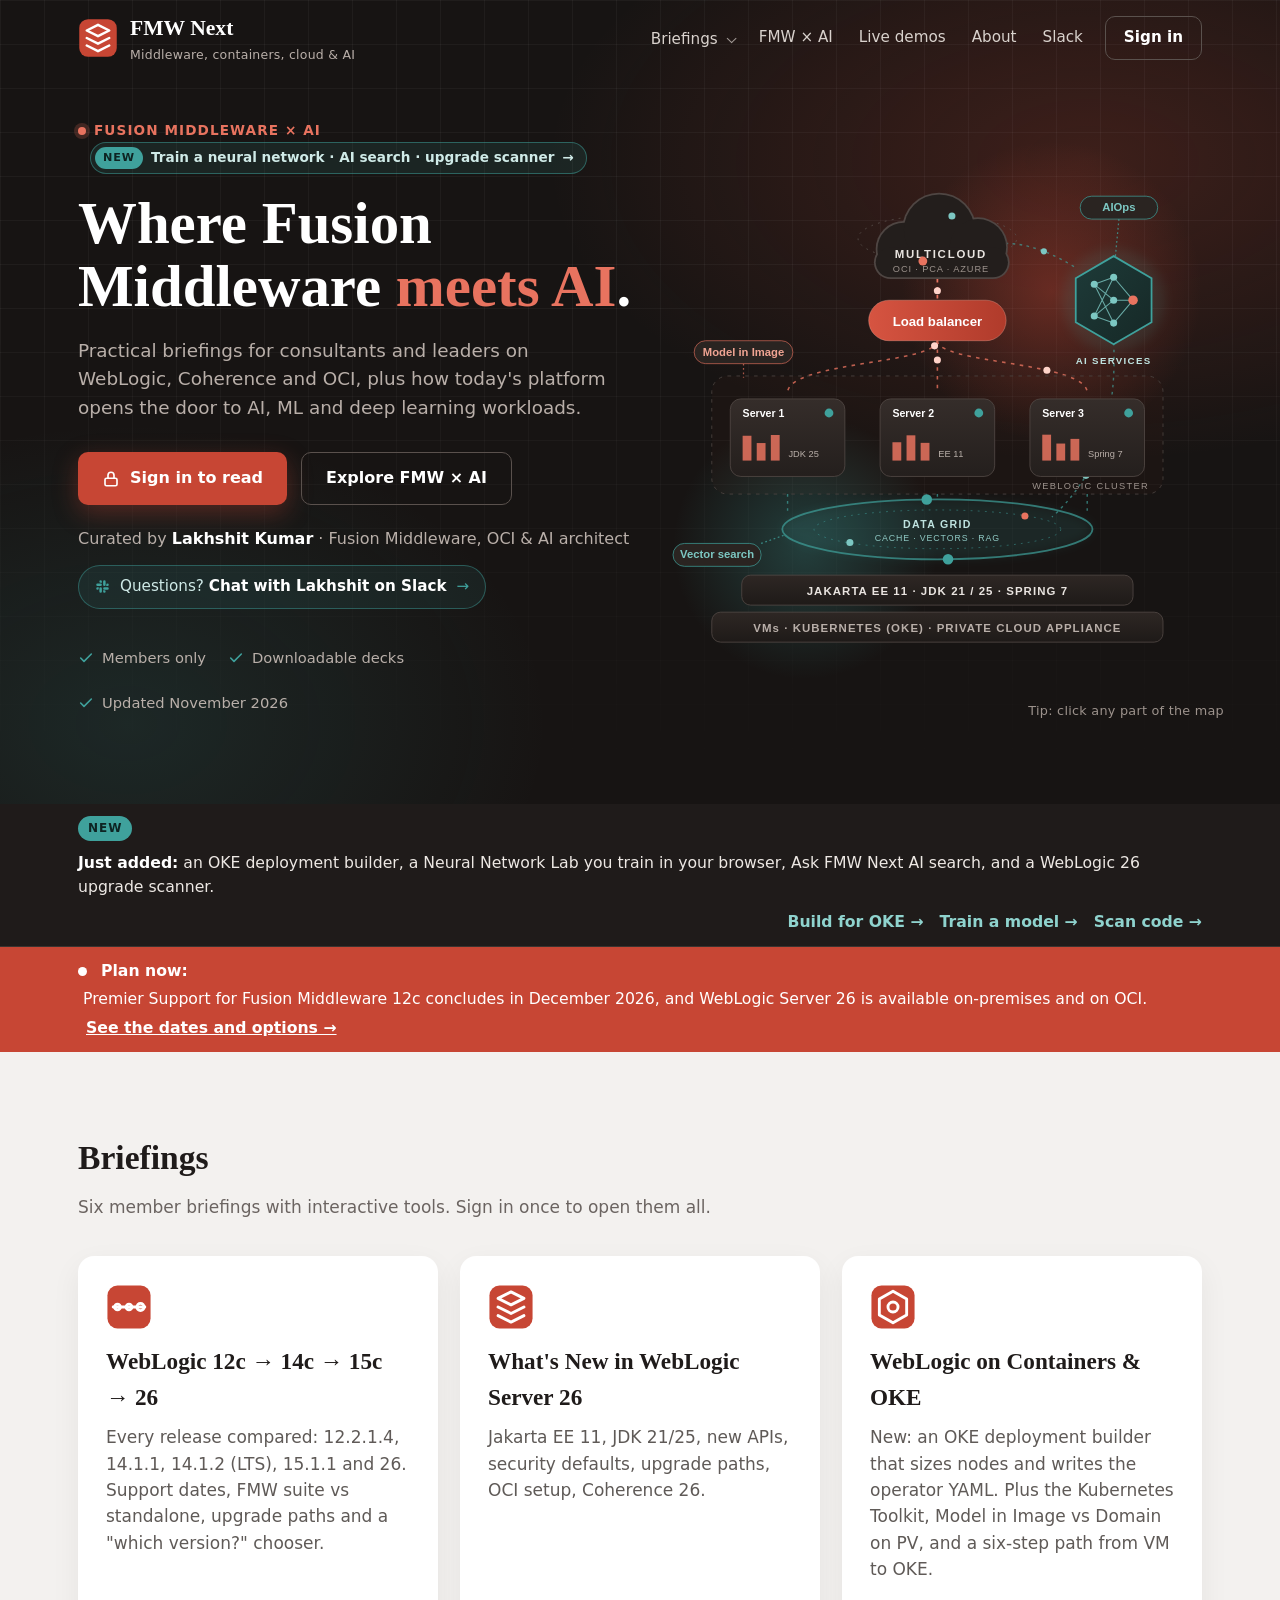
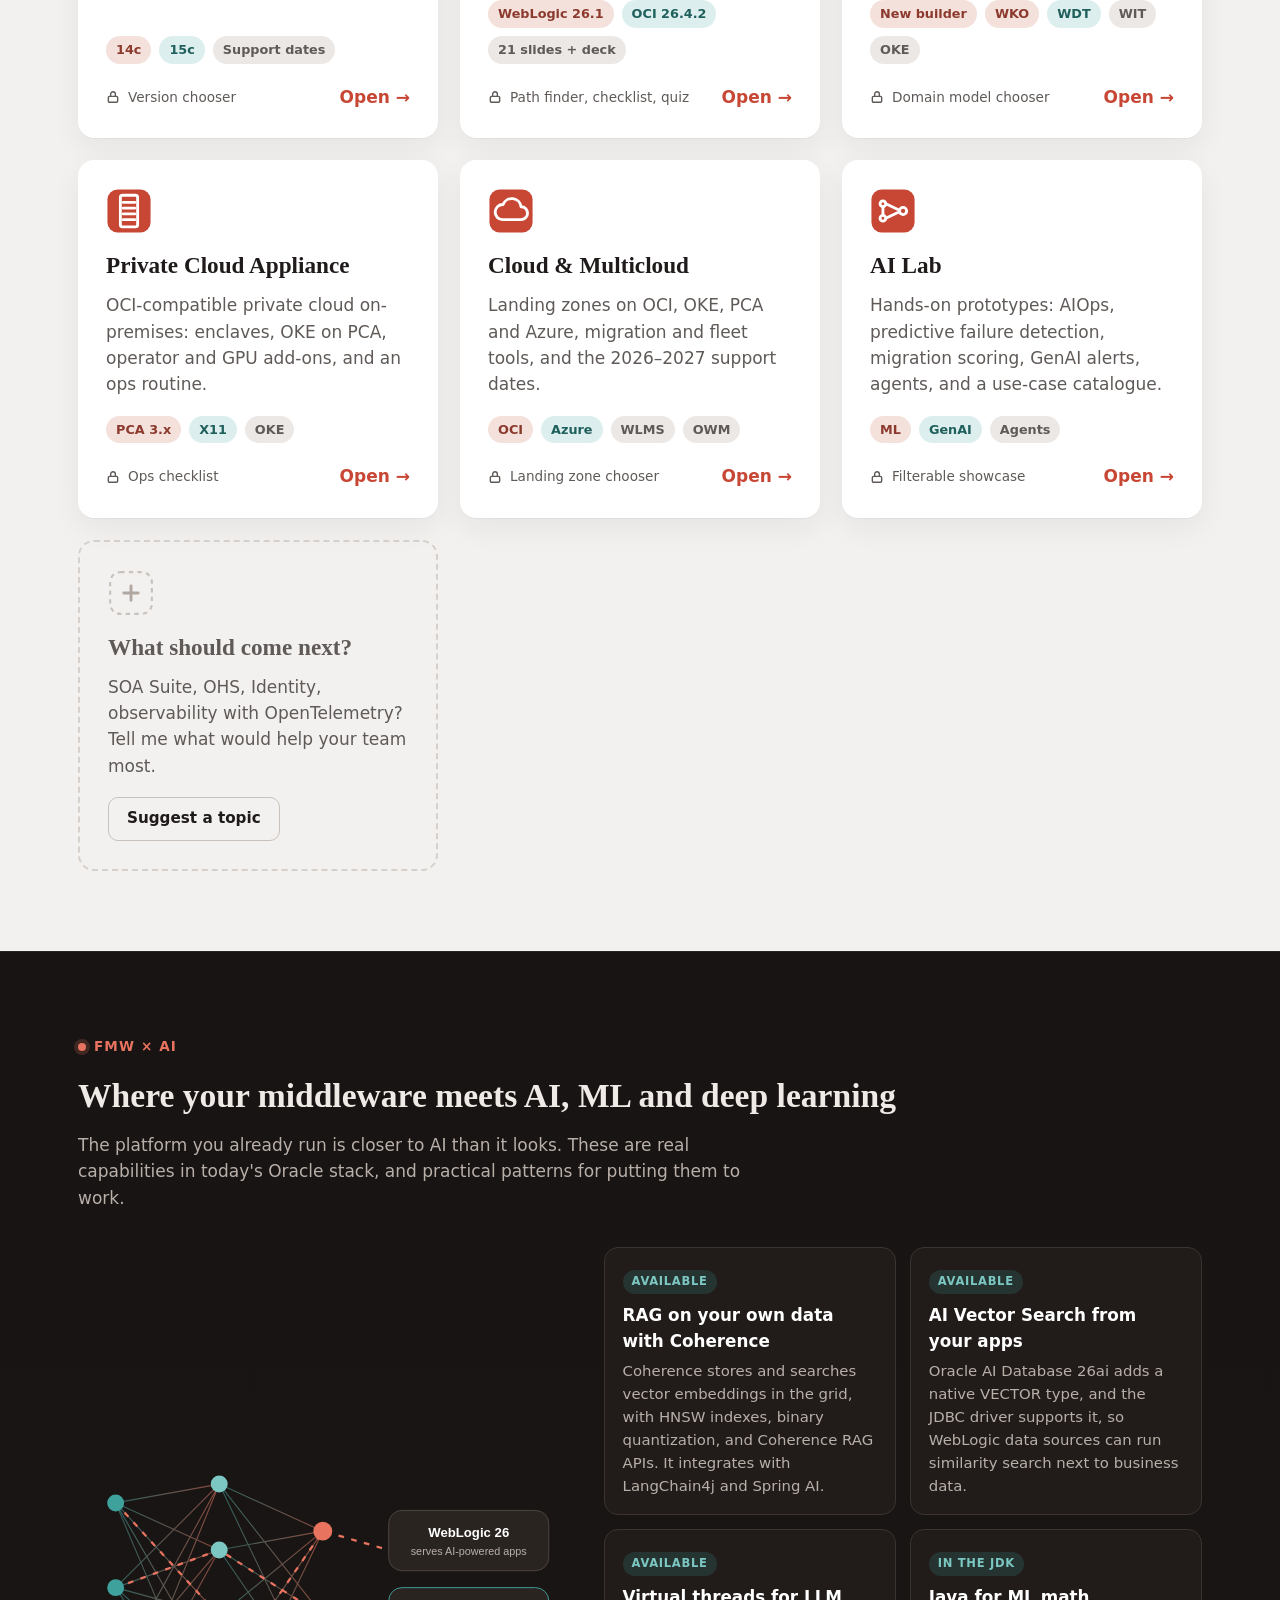
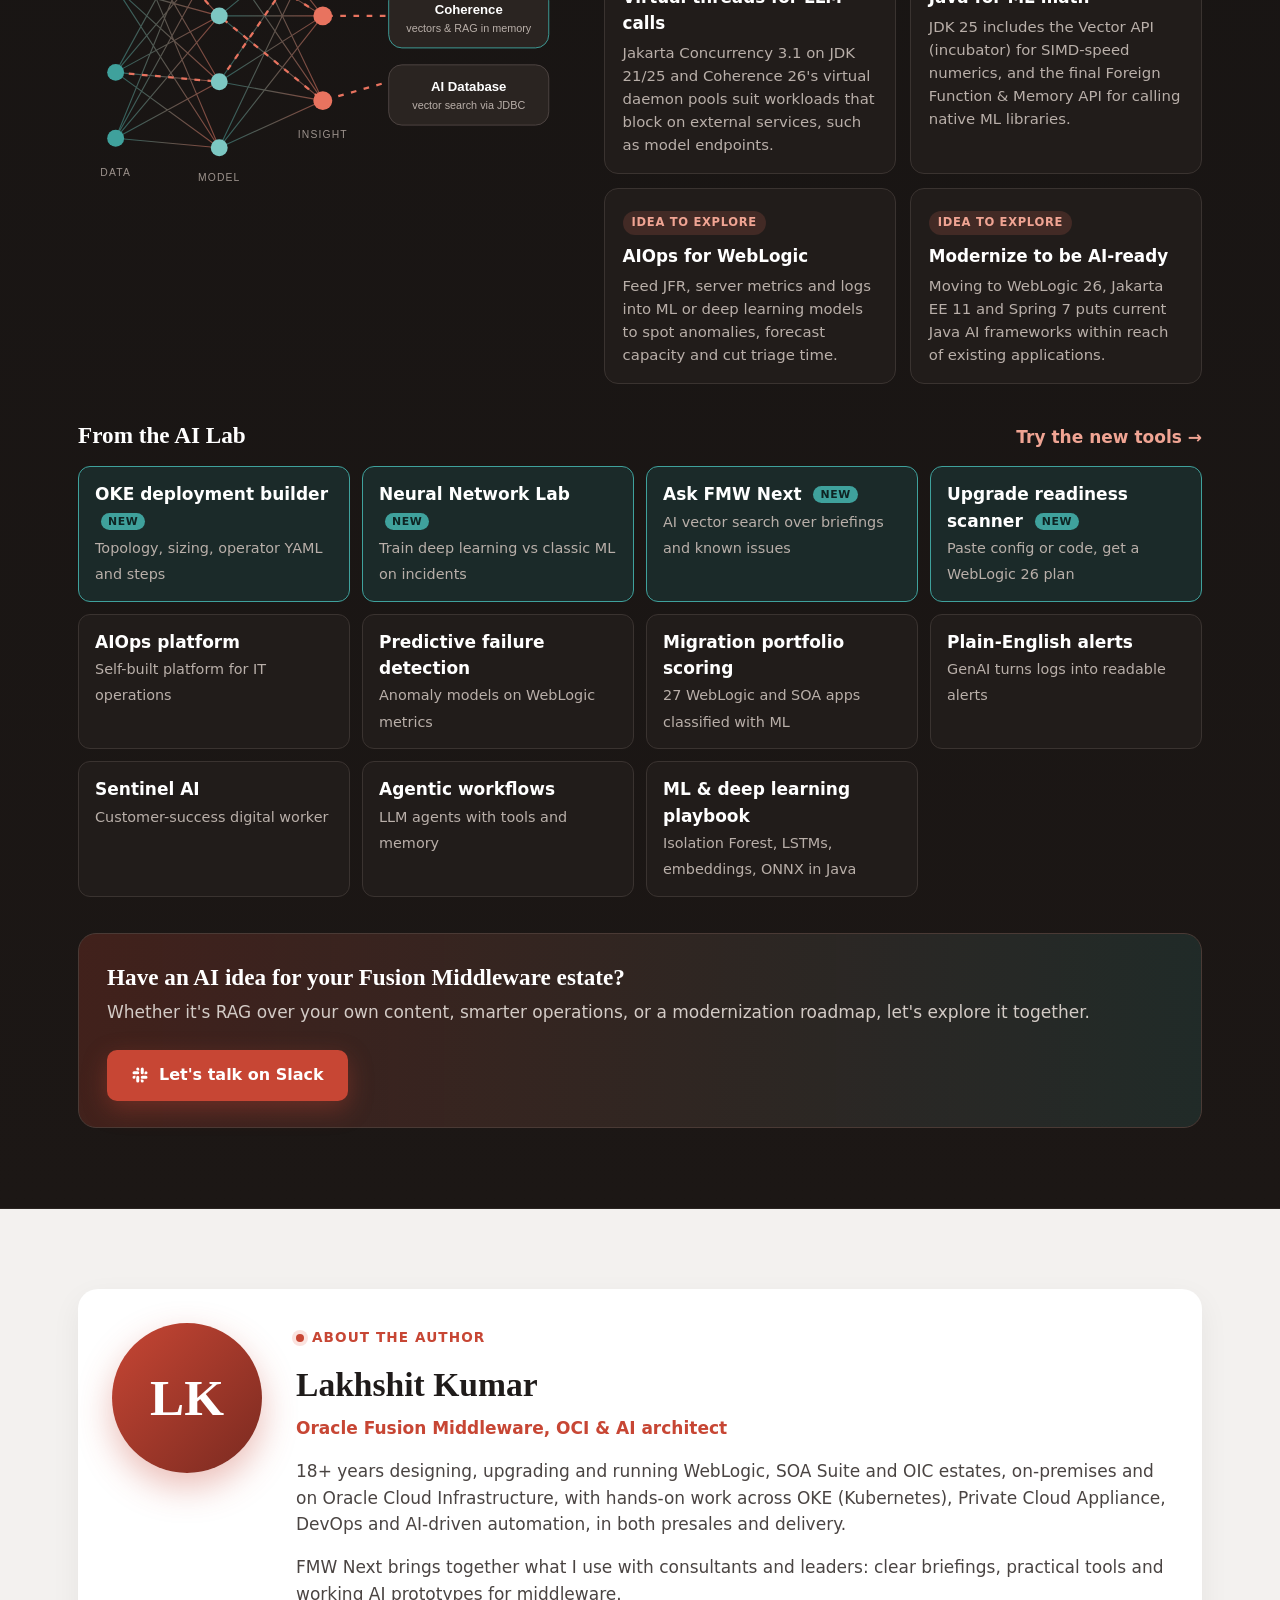
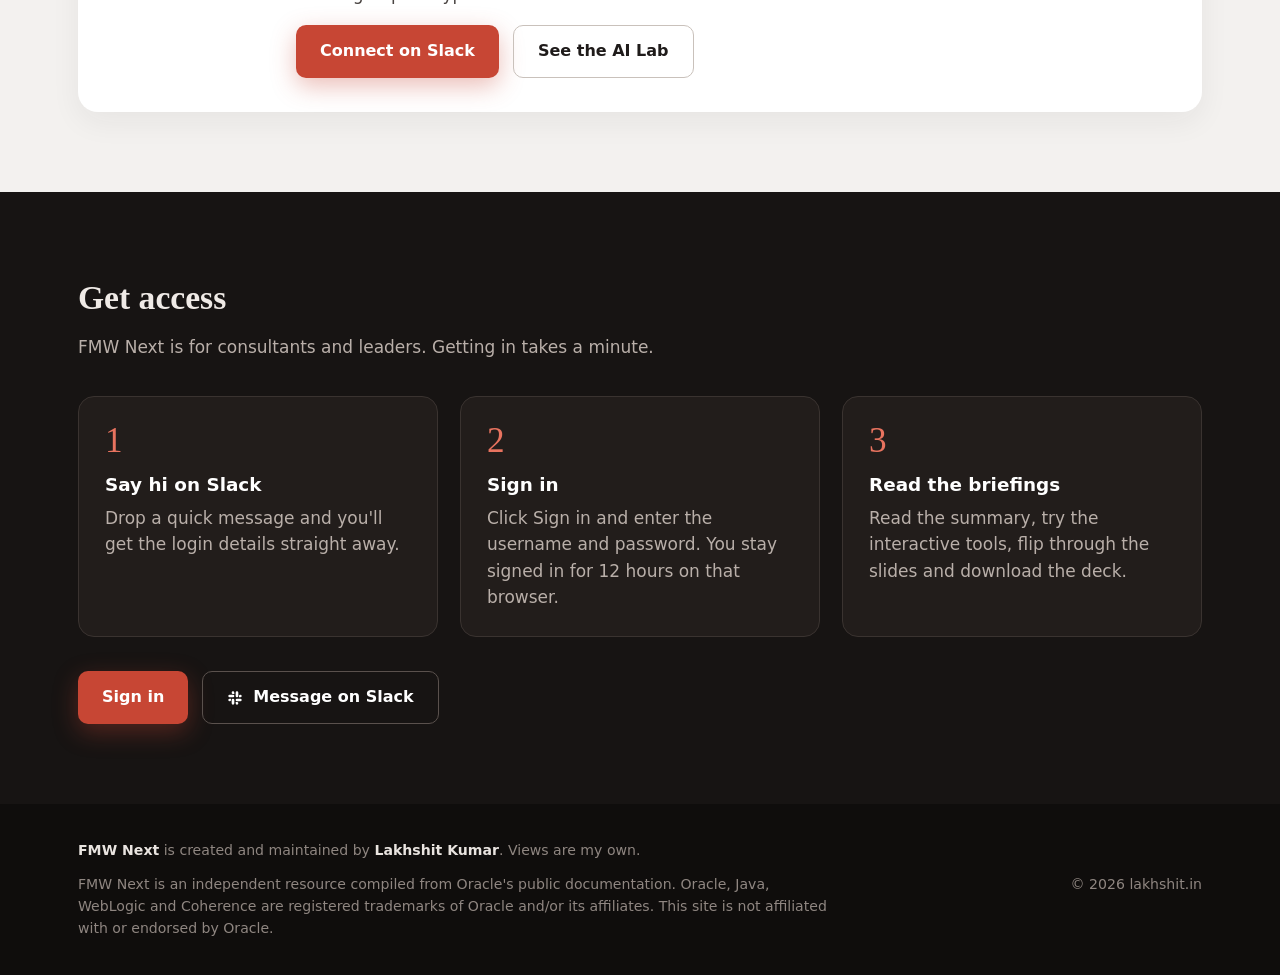
<file: index.html>
<!DOCTYPE html>
<html lang="en">
<head>
<meta charset="utf-8">
<meta name="viewport" content="width=device-width, initial-scale=1">
<title>FMW Next | Middleware, containers, cloud &amp; AI | lakhshit.in</title>
<meta name="description" content="Private briefings on Oracle Fusion Middleware for consultants and leaders. Sign in to read the WebLogic Server 26 briefing.">
<link rel="icon" href="/assets/favicon.svg" type="image/svg+xml">
<style>
  :root{
    --ink:#171413; --ink2:#221D1B; --line:#3A3330; --muted:#B9AFA9; --soft:#F3F1EF;
    --red:#C74634; --red2:#E8735F; --teal:#3FA19C; --gold:#D9A441; --white:#fff;
    --serif: Cambria, "Iowan Old Style", Georgia, serif;
    --sans: Calibri, "Segoe UI", system-ui, -apple-system, Arial, sans-serif;
  }
  *{box-sizing:border-box}
  body{margin:0;font-family:var(--sans);color:#EFEAE6;background:var(--ink);line-height:1.55;font-size:17px}
  a{color:inherit}
  .wrap{max-width:1180px;margin:0 auto;padding:0 28px}
  /* background grid */
  .bg{position:relative;overflow:hidden;
      background:
        radial-gradient(900px 500px at 85% 20%, rgba(199,70,52,.22), transparent 60%),
        radial-gradient(700px 500px at 10% 90%, rgba(63,161,156,.14), transparent 60%),
        linear-gradient(var(--ink), var(--ink));}
  .bg::before{content:"";position:absolute;inset:0;
      background-image:linear-gradient(rgba(255,255,255,.04) 1px,transparent 1px),linear-gradient(90deg,rgba(255,255,255,.04) 1px,transparent 1px);
      background-size:44px 44px;mask-image:linear-gradient(to bottom, #000 40%, transparent 100%);pointer-events:none}
  header.top{position:relative;z-index:2}
  header.top .wrap{display:flex;align-items:center;justify-content:space-between;height:76px}
  .brand{display:flex;align-items:center;gap:12px;text-decoration:none}
  .brand b{font-family:var(--serif);font-size:1.35rem;color:#fff}
  .brand small{display:block;font-size:.78rem;letter-spacing:.02em;color:var(--muted);margin-top:0}
  .btn{display:inline-flex;align-items:center;gap:10px;padding:13px 24px;border-radius:10px;font-weight:700;text-decoration:none;transition:.15s;font-size:1rem}
  .btn.primary{background:var(--red);color:#fff;box-shadow:0 8px 24px rgba(199,70,52,.35)}
  .btn.primary:hover{background:#D65441;transform:translateY(-1px)}
  .btn.ghost{border:1.5px solid #5A514D;color:#fff}
  .btn.ghost:hover{border-color:#fff}
  .btn.small{padding:9px 18px;font-size:.95rem}
  .hero{position:relative;z-index:1;padding:40px 0 90px}
  .hero .wrap{display:grid;grid-template-columns:1.05fr 1fr;gap:40px;align-items:center}
  .eyebrow{display:inline-flex;align-items:center;gap:8px;font-size:.85rem;font-weight:700;letter-spacing:.08em;text-transform:uppercase;color:var(--red2)}
  .eyebrow i{width:8px;height:8px;border-radius:50%;background:var(--red2);box-shadow:0 0 0 4px rgba(232,115,95,.2)}
  h1{font-family:var(--serif);font-size:clamp(2.4rem,4.6vw,3.9rem);line-height:1.08;margin:18px 0 18px;color:#fff}
  h1 em{font-style:normal;color:var(--red2)}
  .hero p.lead{color:var(--muted);font-size:1.15rem;max-width:540px;margin:0 0 30px}
  .actions{display:flex;flex-wrap:wrap;gap:14px}
  .trust{display:flex;gap:22px;flex-wrap:wrap;margin-top:34px;color:var(--muted);font-size:.92rem}
  .trust span{display:inline-flex;align-items:center;gap:8px}
  .trust svg{flex:none}
  .art{width:100%;height:auto;display:block}
  /* animation */
  .flow{stroke-dasharray:6 8;animation:flow 1.6s linear infinite}
  @keyframes flow{to{stroke-dashoffset:-28}}
  .pulse{animation:pulse 2.4s ease-in-out infinite}
  .pulse.d2{animation-delay:.8s}.pulse.d3{animation-delay:1.6s}
  @keyframes pulse{0%,100%{opacity:.35}50%{opacity:1}}
  .orbit{transform-origin:280px 392px;animation:spin 18s linear infinite}
  @keyframes spin{to{transform:rotate(360deg)}}
  @media (prefers-reduced-motion: reduce){.flow,.pulse,.orbit{animation:none}}
  /* sections */
  section{padding:80px 0;background:var(--ink)}
  section.light{background:var(--soft);color:#1F1B1A}
  h2{font-family:var(--serif);font-size:2.1rem;margin:0 0 10px;color:inherit}
  .sub{color:#6B6461;margin:0 0 36px;max-width:680px}
  section:not(.light) .sub{color:var(--muted)}
  .cards{display:grid;grid-template-columns:repeat(auto-fit,minmax(300px,1fr));gap:22px}
  .card{background:#fff;border-radius:16px;padding:28px;box-shadow:0 1px 0 rgba(0,0,0,.04),0 10px 30px rgba(31,27,26,.06);display:flex;flex-direction:column}
  .card h3{font-family:var(--serif);font-size:1.45rem;margin:14px 0 8px}
  .card p{color:#5F5A57;margin:0 0 18px;flex:1}
  .card .meta{display:flex;flex-wrap:wrap;gap:8px;margin-bottom:20px}
  .chip{font-size:.8rem;font-weight:700;padding:4px 10px;border-radius:999px;background:#F4E1DC;color:#8C3A2E}
  .chip.teal{background:#DCEFEE;color:#1F5F5C}
  .chip.gray{background:#ECE8E5;color:#5F5A57}
  .card .lock{display:inline-flex;align-items:center;gap:8px;font-size:.85rem;color:#5F5A57}
  .card.soon{background:transparent;border:2px dashed #D6CFCA;box-shadow:none}
  .card.soon h3{color:#5F5A57}
  .steps{display:grid;grid-template-columns:repeat(auto-fit,minmax(240px,1fr));gap:22px;counter-reset:s}
  .step{background:var(--ink2);border:1px solid var(--line);border-radius:16px;padding:26px}
  .step .n{font-family:var(--serif);font-size:2.2rem;color:var(--red2);line-height:1}
  .step h3{margin:12px 0 6px;font-size:1.15rem;color:#fff}
  .step p{margin:0;color:var(--muted)}
  .toplinks{display:flex;gap:26px;margin-left:auto;margin-right:22px}
  .tdd{position:relative}
  .tdd>a::after{content:"";display:inline-block;width:6px;height:6px;border-right:1.7px solid currentColor;border-bottom:1.7px solid currentColor;transform:rotate(45deg) translateY(-3px);margin-left:8px;opacity:.7}
  .tsub{position:absolute;top:calc(100% + 12px);left:-14px;min-width:270px;background:#211C1A;border:1px solid #3A3330;border-radius:14px;padding:8px;box-shadow:0 24px 60px rgba(0,0,0,.5);opacity:0;visibility:hidden;transform:translateY(6px);transition:.15s;z-index:30}
  .tsub::before{content:"";position:absolute;left:0;right:0;top:-14px;height:14px}
  .tdd:hover .tsub,.tdd:focus-within .tsub{opacity:1;visibility:visible;transform:none}
  .tsub a{display:block;padding:9px 12px;border-radius:9px;text-decoration:none}
  .tsub a:hover{background:#2E2724}
  .tsub b{display:block;color:#fff;font-size:.95rem}
  .tsub span{color:#B9AFA9;font-size:.85rem}
  .toplinks{align-items:center}
  .toplinks a{color:#D9D2CD;text-decoration:none;font-size:.95rem}
  .toplinks a:hover{color:#fff}
  @media (max-width:700px){.toplinks{display:none}}
  section.ai{background:linear-gradient(180deg,#171413,#1C1715);border-top:1px solid #2A2421;border-bottom:1px solid #2A2421}
  .ai-grid{display:grid;grid-template-columns:.9fr 1.1fr;gap:36px;align-items:center}
  .ai-art{width:100%;height:auto}
  .f2{animation-delay:-.5s}.f3{animation-delay:-1s}
  .ai-cards{display:grid;grid-template-columns:repeat(2,1fr);gap:14px}
  .ai-card{background:#211C1A;border:1px solid #3A3330;border-radius:14px;padding:18px 18px 16px;transition:.2s}
  .ai-card:hover{border-color:#E8735F;transform:translateY(-2px)}
  .ai-card h3{color:#fff;font-size:1.05rem;margin:8px 0 6px}
  .ai-card p{color:#B9AFA9;margin:0;font-size:.93rem}
  .tag{display:inline-block;font-size:.72rem;font-weight:700;letter-spacing:.06em;text-transform:uppercase;padding:3px 9px;border-radius:999px}
  .tag.real{background:rgba(63,161,156,.18);color:#7CC7C2}
  .tag.idea{background:rgba(232,115,95,.16);color:#F0A493}
  .talk{margin-top:36px;display:flex;align-items:center;justify-content:space-between;gap:24px;flex-wrap:wrap;background:linear-gradient(90deg,rgba(199,70,52,.22),rgba(63,161,156,.14));border:1px solid #4A3A35;border-radius:18px;padding:26px 28px}
  .talk h3{margin:0 0 4px;color:#fff;font-family:var(--serif);font-size:1.45rem}
  .talk p{margin:0;color:#D3CBC6}
  @media (max-width:980px){.ai-grid{grid-template-columns:1fr}.ai-art{max-width:480px;margin:0 auto}.ai-cards{grid-template-columns:1fr}}
  a.card.brief{text-decoration:none;color:inherit;transition:.18s}
  a.card.brief:hover{transform:translateY(-3px);box-shadow:0 16px 40px rgba(31,27,26,.12)}
  .bfoot{display:flex;justify-content:space-between;align-items:center;gap:10px;margin-top:auto}
  .bfoot .go{font-weight:700;color:#C74634}
  .strip{background:#C74634;color:#fff;font-size:.98rem}
  .strip .wrap{display:flex;align-items:center;flex-wrap:wrap;gap:4px;padding-top:12px;padding-bottom:12px}
  .strip a{color:#fff;font-weight:700;margin-left:8px}
.heronew{display:inline-flex;align-items:center;gap:8px;margin-left:12px;padding:4px 12px 4px 4px;border-radius:999px;border:1px solid rgba(63,161,156,.5);background:rgba(63,161,156,.12);color:#CFEAE7;text-decoration:none;font-size:.85rem;font-weight:600;vertical-align:middle}
.heronew i{font-style:normal;background:#3FA19C;color:#0E2423;font-weight:800;font-size:.7rem;letter-spacing:.08em;border-radius:999px;padding:2px 8px}
.heronew:hover{border-color:#3FA19C;color:#fff}
@media (max-width:560px){.heronew{margin:10px 0 0}}
.newstrip{background:#1F1B1A;color:#EDE8E4;font-size:.98rem;border-bottom:1px solid #3A3330}
.newstrip .wrap{display:flex;align-items:center;flex-wrap:wrap;gap:10px 14px;padding-top:12px;padding-bottom:12px}
.newstrip b{color:#fff}
.nbadge{background:#3FA19C;color:#0E2423;font-weight:800;font-size:.75rem;letter-spacing:.08em;border-radius:999px;padding:3px 10px;animation:nb 2.4s ease-in-out infinite}
@keyframes nb{0%,100%{box-shadow:0 0 0 0 rgba(63,161,156,.5)}50%{box-shadow:0 0 0 6px rgba(63,161,156,0)}}
.nlinks{display:flex;gap:16px;margin-left:auto}
.nlinks a{color:#8FD3CE;font-weight:700;text-decoration:none;white-space:nowrap}
.nlinks a:hover{color:#fff}
@media (prefers-reduced-motion:reduce){.nbadge{animation:none}}
  .dotlive{width:9px;height:9px;border-radius:50%;background:#fff;margin-right:10px;animation:pulse 2s infinite}
  .lab{margin-top:34px}
  .labhead{display:flex;justify-content:space-between;align-items:baseline;gap:12px;flex-wrap:wrap;margin-bottom:12px}
  .labhead h3{color:#fff;font-family:var(--serif);font-size:1.45rem;margin:0}
  .labhead a{color:#F0A493;font-weight:700;text-decoration:none}
  .labgrid{display:grid;grid-template-columns:repeat(auto-fit,minmax(220px,1fr));gap:12px}
  .labgrid a{display:block;text-decoration:none;background:#211C1A;border:1px solid #3A3330;border-radius:12px;padding:14px 16px;transition:.18s}
  .labgrid a:hover{border-color:#7CC7C2;transform:translateY(-2px)}
  .labgrid a.isnew{border-color:#3FA19C;background:#1B2A29}
  .labgrid a b em{font-style:normal;background:#3FA19C;color:#0E2423;font-size:.68rem;font-weight:800;letter-spacing:.06em;border-radius:999px;padding:2px 7px;margin-left:6px;vertical-align:2px;text-transform:uppercase}
  .labgrid b{display:block;color:#fff}
  .labgrid span{color:#B9AFA9;font-size:.9rem}
  .whoami{color:#9C928C;font-size:.85rem;border-left:1px solid #3A3330;padding-left:18px}
  .by{color:#B9AFA9;margin:22px 0 22px;font-size:1rem;line-height:1.5}
  .by b{color:#fff}
.askq{display:inline-flex;align-items:center;gap:10px;margin:-8px 0 4px;padding:9px 16px;border-radius:999px;border:1px solid rgba(63,161,156,.45);background:rgba(63,161,156,.1);color:#CFEAE7;text-decoration:none;font-size:.95rem;transition:background .2s,border-color .2s}
.askq b{color:#fff;font-weight:600}.askq svg{color:#3FA19C;flex:none}.askq i{font-style:normal;color:#3FA19C;transition:transform .2s}
.askq:hover{background:rgba(63,161,156,.2);border-color:#3FA19C}.askq:hover i{transform:translateX(3px)}
  .about{display:grid;grid-template-columns:150px 1fr;gap:34px;align-items:start;background:#fff;border-radius:20px;padding:34px;box-shadow:0 10px 30px rgba(31,27,26,.06)}
  .avatar{width:150px;height:150px;border-radius:50%;display:grid;place-items:center;font-family:var(--serif);font-size:3.2rem;font-weight:700;color:#fff;background:linear-gradient(135deg,#C74634,#7A2A20);box-shadow:0 14px 34px rgba(199,70,52,.35)}
  .about .role{color:#C74634;font-weight:700;margin:-6px 0 12px}
  .about p{color:#4A4442}
  @media (max-width:700px){.about{grid-template-columns:1fr}.avatar{width:96px;height:96px;font-size:2.2rem}}
  footer{background:#0F0D0C;color:#8F8681;padding:36px 0;font-size:.88rem}
  footer .wrap{display:flex;flex-wrap:wrap;gap:12px 32px;justify-content:space-between}
  footer p{margin:0;max-width:760px}
  @media (max-width:900px){ .hero .wrap{grid-template-columns:1fr} .art{max-width:520px;margin:10px auto 0} }
</style>
<link rel="stylesheet" href="/assets/hero.css">
</head>
<body>

<div class="bg">
  <header class="top"><div class="wrap">
    <a class="brand" href="/">
      <svg width="40" height="40" viewBox="0 0 64 64" aria-hidden="true"><rect x="2" y="2" width="60" height="60" rx="14" fill="#C74634"/><g fill="none" stroke="#fff" stroke-width="4" stroke-linecap="round" stroke-linejoin="round"><path d="M14 20 L32 11 L50 20 L32 29 Z"/><path d="M14 32 L32 41 L50 32"/><path d="M14 44 L32 53 L50 44"/></g></svg>
      <span><b>FMW Next</b><small>Middleware, containers, cloud &amp; AI</small></span>
    </a>
    <nav class="toplinks">
      <div class="tdd"><a href="#briefings">Briefings</a>
        <div class="tsub">
          <a href="/versions/"><b>WebLogic 12c &#8594; 14c &#8594; 15c &#8594; 26</b><span>Every release compared</span></a>
          <a href="/weblogic-26/"><b>WebLogic 26</b><span>What's new, upgrade, OCI setup</span></a>
          <a href="/containers/"><b>Containers &amp; OKE</b><span>WKO, WDT, WIT, OKE</span></a>
          <a href="/pca/"><b>Private Cloud Appliance</b><span>OCI-compatible, on-premises</span></a>
          <a href="/cloud/"><b>Cloud &amp; multicloud</b><span>Landing zones, tools, dates</span></a>
          <a href="/ai-lab/"><b>AI Lab</b><span>Live demos, ML &amp; deep learning playbook</span></a>
        </div>
      </div>
      <a href="#ai">FMW &times; AI</a><a href="/ai-lab/#try">Live demos</a><a href="#about">About</a><a href="#" data-slack>Slack</a></nav>
    <a class="btn ghost small" href="/login.html">Sign in</a>
  </div></header>

  <div class="hero"><div class="wrap">
    <div>
      <span class="eyebrow"><i></i>Fusion Middleware &times; AI</span>
      <a class="heronew" href="/ai-lab/#nn"><i>NEW</i>Train a neural network &middot; AI search &middot; upgrade scanner <span>&rarr;</span></a>
      <h1>Where Fusion Middleware <em>meets AI</em>.</h1>
      <p class="lead">Practical briefings for consultants and leaders on WebLogic, Coherence and OCI, plus how today's platform opens the door to AI, ML and deep learning workloads.</p>
      <div class="actions">
        <a class="btn primary" href="/login.html?next=/weblogic-26/">
          <svg width="18" height="18" viewBox="0 0 24 24" fill="none" stroke="currentColor" stroke-width="2.2" stroke-linecap="round" stroke-linejoin="round" aria-hidden="true"><rect x="4" y="11" width="16" height="10" rx="2"/><path d="M8 11V7a4 4 0 0 1 8 0v4"/></svg>
          Sign in to read
        </a>
        <a class="btn ghost" href="#ai">Explore FMW &times; AI</a>
      </div>
      <p class="by">Curated by <b>Lakhshit Kumar</b> &middot; Fusion Middleware, OCI &amp; AI architect</p>
      <a class="askq" href="#" data-slack><svg width="15" height="15" viewBox="0 0 24 24" fill="currentColor" aria-hidden="true"><path d="M6 15a2 2 0 1 1-2-2h2v2zm1 0a2 2 0 1 1 4 0v5a2 2 0 1 1-4 0v-5zm2-9a2 2 0 1 1 2-2v2H9zm0 1a2 2 0 1 1 0 4H4a2 2 0 1 1 0-4h5zm9 2a2 2 0 1 1 2 2h-2V9zm-1 0a2 2 0 1 1-4 0V4a2 2 0 1 1 4 0v5zm-2 9a2 2 0 1 1-2 2v-2h2zm0-1a2 2 0 1 1 0-4h5a2 2 0 1 1 0 4h-5z"/></svg><span>Questions? <b>Chat with Lakhshit on Slack</b></span><i aria-hidden="true">&rarr;</i></a>
      <div class="trust">
        <span><svg width="16" height="16" viewBox="0 0 24 24" fill="none" stroke="#3FA19C" stroke-width="2.4" stroke-linecap="round" stroke-linejoin="round"><path d="M20 6 9 17l-5-5"/></svg>Members only</span>
        <span><svg width="16" height="16" viewBox="0 0 24 24" fill="none" stroke="#3FA19C" stroke-width="2.4" stroke-linecap="round" stroke-linejoin="round"><path d="M20 6 9 17l-5-5"/></svg>Downloadable decks</span>
        <span><svg width="16" height="16" viewBox="0 0 24 24" fill="none" stroke="#3FA19C" stroke-width="2.4" stroke-linecap="round" stroke-linejoin="round"><path d="M20 6 9 17l-5-5"/></svg>Updated November 2026</span>
      </div>
    </div>

    <!-- Illustration: a middleware stack on the cloud -->
    <svg class="art" id="heroArt" viewBox="0 0 600 560" style="overflow:visible" role="img" aria-label="Interactive map: multicloud, a load balancer and WebLogic cluster, an AI services node, a Coherence data grid, and the runtime layers. Each part links to its briefing.">
  <defs>
    <radialGradient id="gR" cx="50%" cy="50%" r="50%"><stop offset="0" stop-color="#C74634" stop-opacity=".38"/><stop offset="1" stop-color="#C74634" stop-opacity="0"/></radialGradient>
    <radialGradient id="gT" cx="50%" cy="50%" r="50%"><stop offset="0" stop-color="#3FA19C" stop-opacity=".30"/><stop offset="1" stop-color="#3FA19C" stop-opacity="0"/></radialGradient>
    <linearGradient id="srv" x1="0" x2="0" y1="0" y2="1"><stop offset="0" stop-color="#352D2A"/><stop offset="1" stop-color="#241F1D"/></linearGradient>
    <linearGradient id="plate" x1="0" x2="0" y1="0" y2="1"><stop offset="0" stop-color="#2E2724"/><stop offset="1" stop-color="#1E1A18"/></linearGradient>
    <linearGradient id="lb" x1="0" x2="1"><stop offset="0" stop-color="#D65441"/><stop offset="1" stop-color="#B03B2B"/></linearGradient>
    <linearGradient id="ai" x1="0" x2="1" y1="0" y2="1"><stop offset="0" stop-color="#1E3B39"/><stop offset="1" stop-color="#162826"/></linearGradient>
    <filter id="blur6" x="-50%" y="-50%" width="200%" height="200%"><feGaussianBlur stdDeviation="6"/></filter>
    <filter id="shadow" x="-20%" y="-20%" width="140%" height="160%"><feDropShadow dx="0" dy="8" stdDeviation="8" flood-color="#000" flood-opacity=".5"/></filter>
    <path id="pCloud" d="M300 126 V150"/>
    <path id="pS1" d="M300 196 C300 222 130 220 130 255"/>
    <path id="pS2" d="M300 196 V255"/>
    <path id="pS3" d="M300 196 C300 222 470 220 470 255"/>
    <path id="pAI" d="M500 198 C505 300 470 360 430 396"/>
    <path id="pAIc" d="M455 112 C420 90 390 84 372 86"/>
    <path id="orbitP" d="M210 80 a90 26 0 1 0 180 0 a90 26 0 1 0 -180 0"/>
  </defs>

  <circle cx="430" cy="140" r="170" fill="url(#gR)"/>
  <circle cx="150" cy="430" r="150" fill="url(#gT)"/>

  <!-- connectors (behind everything) -->
  <use href="#orbitP" fill="none" stroke="#5A514D" stroke-dasharray="2 6"/>
  <use href="#pAIc" fill="none" stroke="#3FA19C" stroke-width="1.6" stroke-dasharray="3 5" opacity=".7"/>
  <use href="#pAI" fill="none" stroke="#3FA19C" stroke-width="1.6" stroke-dasharray="3 5" opacity=".7"/>
  <use href="#pCloud" stroke="#E8735F" stroke-width="2" stroke-dasharray="4 5"/>
  <g fill="none" stroke="#E8735F" stroke-width="1.8" stroke-dasharray="4 6" opacity=".8"><use href="#pS1"/><use href="#pS2"/><use href="#pS3"/></g>
  <path d="M130 370 V392 M300 370 V376 M470 370 V392" stroke="#3FA19C" stroke-width="1.6" stroke-dasharray="3 5" opacity=".7"/>
  <!-- chip tethers -->
  <path d="M80 222 L80 238" stroke="#E8735F" stroke-width="1.4" stroke-dasharray="2 3" opacity=".7"/>
  <path d="M100 426 L128 416" stroke="#3FA19C" stroke-width="1.4" stroke-dasharray="2 3" opacity=".8"/>
  <path d="M506 58 L502 100" stroke="#3FA19C" stroke-width="1.4" stroke-dasharray="2 3" opacity=".8"/>

  <!-- MULTICLOUD -->
  <a class="hot" href="/cloud/" data-tip="Cloud &amp; multicloud: landing zones on OCI, OKE, PCA and Azure">
    <title>Cloud &amp; multicloud</title>
    <g fill="#4F4643"><circle cx="262" cy="92" r="32"/><circle cx="302" cy="70" r="42"/><circle cx="346" cy="90" r="34"/><rect x="228" y="88" width="154" height="38" rx="19"/></g>
    <g fill="#231E1C" class="fillable"><circle cx="262" cy="92" r="30"/><circle cx="302" cy="70" r="40"/><circle cx="346" cy="90" r="32"/><rect x="230" y="90" width="150" height="34" rx="17"/></g>
    <text x="304" y="102" text-anchor="middle" font-family="Calibri, Segoe UI, Arial" font-size="13" font-weight="700" fill="#E9E4E0" letter-spacing="2">MULTICLOUD</text>
    <text x="304" y="118" text-anchor="middle" font-family="Calibri, Segoe UI, Arial" font-size="10.5" fill="#9C928C" letter-spacing="1">OCI · PCA · AZURE</text>
  </a>
  <circle r="5" fill="#E8735F"><animateMotion dur="9s" repeatCount="indefinite"><mpath href="#orbitP"/></animateMotion></circle>
  <circle r="4" fill="#7CC7C2"><animateMotion dur="9s" begin="-4.5s" repeatCount="indefinite"><mpath href="#orbitP"/></animateMotion></circle>

  <!-- AI SERVICES -->
  <a class="hot" href="/ai-lab/" data-tip="AI Lab: live anomaly detection, log analyzer and migration scorer">
    <title>AI Lab</title>
    <g id="aiNode">
      <circle class="aiglow" cx="500" cy="150" r="58" fill="#3FA19C" opacity=".12" filter="url(#blur6)"/>
      <polygon points="500,100 543,125 543,175 500,200 457,175 457,125" fill="url(#ai)" stroke="#3FA19C" stroke-width="2"/>
      <g stroke="#7CC7C2" stroke-width="1.2" opacity=".8"><path d="M478 132 L500 124 M478 132 L500 150 M478 132 L500 176 M478 168 L500 124 M478 168 L500 150 M478 168 L500 176 M500 124 L522 150 M500 150 L522 150 M500 176 L522 150"/></g>
      <g fill="#7CC7C2"><circle cx="478" cy="132" r="4"/><circle cx="478" cy="168" r="4"/><circle class="pulse" cx="500" cy="124" r="4"/><circle class="pulse d2" cx="500" cy="150" r="4"/><circle class="pulse d3" cx="500" cy="176" r="4"/></g>
      <circle cx="522" cy="150" r="6" fill="#E8735F"><animate attributeName="r" values="5;8;5" dur="2s" repeatCount="indefinite"/></circle>
      <text x="500" y="222" text-anchor="middle" font-family="Calibri, Segoe UI, Arial" font-size="11" font-weight="700" fill="#BFE3E0" letter-spacing="1.5">AI SERVICES</text>
    </g>
  </a>
  <circle r="4" fill="#7CC7C2"><animateMotion dur="2.6s" repeatCount="indefinite"><mpath href="#pAI"/></animateMotion></circle>
  <circle r="3.5" fill="#7CC7C2"><animateMotion dur="2s" begin="-1s" repeatCount="indefinite"><mpath href="#pAIc"/></animateMotion></circle>
  <circle r="4" fill="#FFD3C9"><animateMotion dur="1.2s" repeatCount="indefinite"><mpath href="#pCloud"/></animateMotion></circle>

  <!-- LOAD BALANCER -->
  <a class="hot" href="/weblogic-26/#oci" data-tip="WebLogic 26 on OCI: Marketplace stacks with a load balancer">
    <title>WebLogic 26 on OCI</title>
    <rect x="222" y="150" width="156" height="46" rx="23" fill="url(#lb)"/>
    <rect x="222" y="150" width="156" height="46" rx="23" fill="none" stroke="#FFB4A6" stroke-opacity=".5"><animate attributeName="stroke-opacity" values=".1;.7;.1" dur="2.4s" repeatCount="indefinite"/></rect>
    <text x="300" y="179" text-anchor="middle" font-family="Calibri, Segoe UI, Arial" font-size="15" font-weight="700" fill="#fff">Load balancer</text>
  </a>
  <g fill="#FFD3C9">
    <circle r="4"><animateMotion dur="1.8s" repeatCount="indefinite"><mpath href="#pS1"/></animateMotion></circle>
    <circle r="4"><animateMotion dur="1.8s" begin="-.6s" repeatCount="indefinite"><mpath href="#pS2"/></animateMotion></circle>
    <circle r="4"><animateMotion dur="1.8s" begin="-1.2s" repeatCount="indefinite"><mpath href="#pS3"/></animateMotion></circle>
  </g>

  <!-- WEBLOGIC CLUSTER -->
  <a class="hot" href="/weblogic-26/" data-tip="WebLogic Server 26: Jakarta EE 11, JDK 21/25, upgrade path finder">
    <title>WebLogic Server 26</title>
    <rect x="44" y="236" width="512" height="134" rx="18" fill="#C74634" fill-opacity=".03" stroke="#4A423F" stroke-dasharray="4 6"/>
    <text x="540" y="364" text-anchor="end" font-family="Calibri, Segoe UI, Arial" font-size="10.5" fill="#9C928C" letter-spacing="1.5">WEBLOGIC CLUSTER</text>
    <g font-family="Calibri, Segoe UI, Arial">
      <g transform="translate(65 262)">
        <rect width="130" height="88" rx="12" fill="url(#srv)" stroke="#4F4643"/>
        <circle class="pulse" cx="112" cy="16" r="5" fill="#3FA19C"/>
        <text x="14" y="21" font-size="12" font-weight="700" fill="#fff">Server 1</text>
        <g fill="#E8735F" opacity=".85">
          <rect x="14" y="40" width="10" height="30"><animate attributeName="height" values="30;14;26;30" dur="2.2s" repeatCount="indefinite"/><animate attributeName="y" values="40;56;44;40" dur="2.2s" repeatCount="indefinite"/></rect>
          <rect x="30" y="50" width="10" height="20"><animate attributeName="height" values="20;32;18;20" dur="1.9s" repeatCount="indefinite"/><animate attributeName="y" values="50;38;52;50" dur="1.9s" repeatCount="indefinite"/></rect>
          <rect x="46" y="44" width="10" height="26"><animate attributeName="height" values="26;12;30;26" dur="2.5s" repeatCount="indefinite"/><animate attributeName="y" values="44;58;40;44" dur="2.5s" repeatCount="indefinite"/></rect>
        </g>
        <text x="66" y="66" font-size="10.5" fill="#B9AFA9">JDK 25</text>
      </g>
      <g transform="translate(235 262)" id="srv2">
        <rect class="box" width="130" height="88" rx="12" fill="url(#srv)" stroke="#4F4643"/>
        <circle class="led2 pulse d2" cx="112" cy="16" r="5" fill="#3FA19C"/>
        <text x="14" y="21" font-size="12" font-weight="700" fill="#fff">Server 2</text>
        <g class="bars" fill="#E8735F" opacity=".85">
          <rect x="14" y="48" width="10" height="22"><animate attributeName="height" values="22;34;16;22" dur="2s" repeatCount="indefinite"/><animate attributeName="y" values="48;36;54;48" dur="2s" repeatCount="indefinite"/></rect>
          <rect x="30" y="40" width="10" height="30"><animate attributeName="height" values="30;18;28;30" dur="2.4s" repeatCount="indefinite"/><animate attributeName="y" values="40;52;42;40" dur="2.4s" repeatCount="indefinite"/></rect>
          <rect x="46" y="54" width="10" height="16"><animate attributeName="height" values="16;30;22;16" dur="1.7s" repeatCount="indefinite"/><animate attributeName="y" values="54;40;48;54" dur="1.7s" repeatCount="indefinite"/></rect>
        </g>
        <text class="lbl2" x="66" y="66" font-size="10.5" fill="#B9AFA9">EE 11</text>
      </g>
      <g transform="translate(405 262)">
        <rect width="130" height="88" rx="12" fill="url(#srv)" stroke="#4F4643"/>
        <circle class="pulse d3" cx="112" cy="16" r="5" fill="#3FA19C"/>
        <text x="14" y="21" font-size="12" font-weight="700" fill="#fff">Server 3</text>
        <g fill="#E8735F" opacity=".85">
          <rect x="14" y="44" width="10" height="26"><animate attributeName="height" values="26;16;32;26" dur="2.3s" repeatCount="indefinite"/><animate attributeName="y" values="44;54;38;44" dur="2.3s" repeatCount="indefinite"/></rect>
          <rect x="30" y="52" width="10" height="18"><animate attributeName="height" values="18;30;20;18" dur="1.8s" repeatCount="indefinite"/><animate attributeName="y" values="52;40;50;52" dur="1.8s" repeatCount="indefinite"/></rect>
          <rect x="46" y="42" width="10" height="28"><animate attributeName="height" values="28;14;24;28" dur="2.6s" repeatCount="indefinite"/><animate attributeName="y" values="42;56;46;42" dur="2.6s" repeatCount="indefinite"/></rect>
        </g>
        <text x="66" y="66" font-size="10.5" fill="#B9AFA9">Spring 7</text>
      </g>
    </g>
  </a>

  <!-- DATA GRID -->
  <a class="hot" href="/weblogic-26/#coherence" data-tip="Coherence 26: data grid, vector search and RAG">
    <title>Coherence 26</title>
    <ellipse cx="300" cy="410" rx="176" ry="34" fill="#3FA19C" opacity=".10" filter="url(#blur6)"/>
    <ellipse cx="300" cy="410" rx="176" ry="34" fill="#3FA19C" fill-opacity=".04" stroke="#3FA19C" stroke-width="2" stroke-opacity=".7"/>
    <ellipse cx="300" cy="410" rx="140" ry="22" fill="none" stroke="#3FA19C" stroke-width="1" stroke-dasharray="2 6" opacity=".6"/>
    <text x="300" y="408" text-anchor="middle" font-family="Calibri, Segoe UI, Arial" font-size="12" font-weight="700" fill="#BFE3E0" letter-spacing="1.5">DATA GRID</text>
    <text x="300" y="423" text-anchor="middle" font-family="Calibri, Segoe UI, Arial" font-size="10" fill="#8FC9C4" letter-spacing="1">CACHE · VECTORS · RAG</text>
  </a>
  <g pointer-events="none">
    <circle r="6" fill="#3FA19C"><animateMotion dur="7s" repeatCount="indefinite" path="M124 410 a176 34 0 1 0 352 0 a176 34 0 1 0 -352 0"/></circle>
    <circle r="6" fill="#3FA19C"><animateMotion dur="7s" begin="-3.5s" repeatCount="indefinite" path="M124 410 a176 34 0 1 0 352 0 a176 34 0 1 0 -352 0"/></circle>
    <circle r="4" fill="#7CC7C2"><animateMotion dur="5s" begin="-1s" repeatCount="indefinite" path="M436 410 a136 22 0 1 0 -272 0 a136 22 0 1 0 272 0"/></circle>
    <circle r="4" fill="#E8735F"><animateMotion dur="5s" begin="-3.5s" repeatCount="indefinite" path="M436 410 a136 22 0 1 0 -272 0 a136 22 0 1 0 272 0"/></circle>
  </g>

  <!-- RUNTIME PLATES -->
  <g font-family="Calibri, Segoe UI, Arial" font-size="13" font-weight="700" letter-spacing="1.2" text-anchor="middle">
    <a class="hot" href="/weblogic-26/#platform" data-tip="Platform &amp; APIs: Jakarta EE 11, JDK 21/25, Spring 7, Jakarta Data">
      <title>Platform &amp; APIs</title>
      <rect x="78" y="462" width="444" height="34" rx="10" fill="url(#plate)" stroke="#4F4643"/>
      <text x="300" y="484" fill="#E9E4E0">JAKARTA EE 11 · JDK 21 / 25 · SPRING 7</text>
    </a>
    <a class="hot" href="/containers/" data-tip="Containers &amp; OKE, plus Private Cloud Appliance: where WebLogic runs">
      <title>Containers &amp; OKE</title>
      <rect x="44" y="504" width="512" height="34" rx="10" fill="url(#plate)" stroke="#4F4643"/>
      <text x="300" y="526" fill="#B9AFA9">VMs · KUBERNETES (OKE) · PRIVATE CLOUD APPLIANCE</text>
    </a>
  </g>

  <!-- ATTACHED CHIPS -->
  <g font-family="Calibri, Segoe UI, Arial" font-size="11.5" font-weight="700" text-anchor="middle">
    <a class="hot chip" href="/containers/#models" data-tip="Model in Image: how the WebLogic Kubernetes Operator builds domains">
      <title>Model in Image</title>
      <rect x="24" y="196" width="112" height="26" rx="13" fill="#2A2421" stroke="#E8735F" stroke-opacity=".7"/><text x="80" y="213" fill="#F0A493">Model in Image</text>
    </a>
    <a class="hot chip" href="/ai-lab/#try" data-tip="AIOps: try the live anomaly-detection demo">
      <title>AIOps demo</title>
      <rect x="462" y="32" width="88" height="26" rx="13" fill="#2A2421" stroke="#3FA19C" stroke-opacity=".8"/><text x="506" y="49" fill="#7CC7C2">AIOps</text>
    </a>
    <a class="hot chip" href="/weblogic-26/#ai-angle" data-tip="Vector search: Coherence and AI Vector Search for RAG">
      <title>Vector search</title>
      <rect x="0" y="426" width="100" height="26" rx="13" fill="#2A2421" stroke="#3FA19C" stroke-opacity=".8"/><text x="50" y="443" fill="#7CC7C2">Vector search</text>
    </a>
  </g>

  <!-- AI INCIDENT STORY (driven by /assets/hero.js) -->
  <path id="beam" d="M470 190 C440 220 380 230 330 262" fill="none" stroke="#F2B84B" stroke-width="2.6" stroke-linecap="round"/>
  <g id="bubble" filter="url(#shadow)">
    <rect x="160" y="200" width="280" height="48" rx="12" fill="#2B2420" stroke="#F2B84B"/>
    <circle cx="182" cy="224" r="8" fill="#F2B84B"/>
    <text id="bIcon" x="182" y="228" text-anchor="middle" font-family="Calibri, Segoe UI, Arial" font-size="12" font-weight="700" fill="#1F1B1A">!</text>
    <text id="bT1" x="198" y="220" font-family="Calibri, Segoe UI, Arial" font-size="12.5" font-weight="700" fill="#fff">Heap leak detected on Server 2</text>
    <text id="bT2" x="198" y="237" font-family="Calibri, Segoe UI, Arial" font-size="11" fill="#D9D2CD">AIOps: rolling restart suggested</text>
  </g>
</svg>
  </div></div>
</div>

<div class="newstrip"><div class="wrap"><span class="nbadge">NEW</span><span><b>Just added:</b> an OKE deployment builder, a Neural Network Lab you train in your browser, Ask FMW Next AI search, and a WebLogic 26 upgrade scanner.</span><span class="nlinks"><a href="/containers/#builder">Build for OKE &rarr;</a><a href="/ai-lab/#nn">Train a model &rarr;</a><a href="/ai-lab/#scan">Scan code &rarr;</a></span></div></div>
<div class="strip"><div class="wrap"><span class="dotlive"></span><b>Plan now:</b>&nbsp;Premier Support for Fusion Middleware 12c concludes in December 2026, and WebLogic Server 26 is available on-premises and on OCI. <a href="/cloud/">See the dates and options &rarr;</a></div></div>
<section class="light" id="briefings"><div class="wrap">
  <h2>Briefings</h2>
  <p class="sub">Six member briefings with interactive tools. Sign in once to open them all.</p>
  <div class="cards">
    <a class="card brief" href="/versions/">
      <svg width="46" height="46" viewBox="0 0 64 64" aria-hidden="true"><rect x="2" y="2" width="60" height="60" rx="14" fill="#C74634"/><g fill="none" stroke="#fff" stroke-width="4" stroke-linecap="round" stroke-linejoin="round"><path d="M10 32 H54"/><circle cx="16" cy="32" r="4"/><circle cx="32" cy="32" r="4"/><circle cx="48" cy="32" r="5"/></g></svg>
      <h3>WebLogic 12c &#8594; 14c &#8594; 15c &#8594; 26</h3>
      <p>Every release compared: 12.2.1.4, 14.1.1, 14.1.2 (LTS), 15.1.1 and 26. Support dates, FMW suite vs standalone, upgrade paths and a "which version?" chooser.</p>
      <div class="meta"><span class="chip">14c</span><span class="chip teal">15c</span><span class="chip gray">Support dates</span></div>
      <div class="bfoot"><span class="lock"><svg width="14" height="14" viewBox="0 0 24 24" fill="none" stroke="currentColor" stroke-width="2.4" stroke-linecap="round" stroke-linejoin="round"><rect x="4" y="11" width="16" height="10" rx="2"/><path d="M8 11V7a4 4 0 0 1 8 0v4"/></svg> Version chooser</span><span class="go">Open &rarr;</span></div>
    </a>
    <a class="card brief" href="/weblogic-26/">
      <svg width="46" height="46" viewBox="0 0 64 64" aria-hidden="true"><rect x="2" y="2" width="60" height="60" rx="14" fill="#C74634"/><g fill="none" stroke="#fff" stroke-width="4" stroke-linecap="round" stroke-linejoin="round"><path d="M14 20 L32 11 L50 20 L32 29 Z"/><path d="M14 32 L32 41 L50 32"/><path d="M14 44 L32 53 L50 44"/></g></svg>
      <h3>What's New in WebLogic Server 26</h3>
      <p>Jakarta EE 11, JDK 21/25, new APIs, security defaults, upgrade paths, OCI setup, Coherence 26.</p>
      <div class="meta"><span class="chip">WebLogic 26.1</span><span class="chip teal">OCI 26.4.2</span><span class="chip gray">21 slides + deck</span></div>
      <div class="bfoot"><span class="lock"><svg width="14" height="14" viewBox="0 0 24 24" fill="none" stroke="currentColor" stroke-width="2.4" stroke-linecap="round" stroke-linejoin="round"><rect x="4" y="11" width="16" height="10" rx="2"/><path d="M8 11V7a4 4 0 0 1 8 0v4"/></svg> Path finder, checklist, quiz</span><span class="go">Open &rarr;</span></div>
    </a>
    <a class="card brief" href="/containers/">
      <svg width="46" height="46" viewBox="0 0 64 64" aria-hidden="true"><rect x="2" y="2" width="60" height="60" rx="14" fill="#C74634"/><g fill="none" stroke="#fff" stroke-width="4" stroke-linecap="round" stroke-linejoin="round"><path d="M32 10 L51 21 V43 L32 54 L13 43 V21 Z"/><circle cx="32" cy="32" r="7"/></g></svg>
      <h3>WebLogic on Containers &amp; OKE</h3>
      <p>New: an OKE deployment builder that sizes nodes and writes the operator YAML. Plus the Kubernetes Toolkit, Model in Image vs Domain on PV, and a six-step path from VM to OKE.</p>
      <div class="meta"><span class="chip">New builder</span><span class="chip">WKO</span><span class="chip teal">WDT</span><span class="chip gray">WIT</span><span class="chip gray">OKE</span></div>
      <div class="bfoot"><span class="lock"><svg width="14" height="14" viewBox="0 0 24 24" fill="none" stroke="currentColor" stroke-width="2.4" stroke-linecap="round" stroke-linejoin="round"><rect x="4" y="11" width="16" height="10" rx="2"/><path d="M8 11V7a4 4 0 0 1 8 0v4"/></svg> Domain model chooser</span><span class="go">Open &rarr;</span></div>
    </a>
    <a class="card brief" href="/pca/">
      <svg width="46" height="46" viewBox="0 0 64 64" aria-hidden="true"><rect x="2" y="2" width="60" height="60" rx="14" fill="#C74634"/><g fill="none" stroke="#fff" stroke-width="4" stroke-linecap="round" stroke-linejoin="round"><rect x="20" y="10" width="24" height="44" rx="3"/><path d="M24 20h16M24 28h16M24 36h16M24 44h16"/></g></svg>
      <h3>Private Cloud Appliance</h3>
      <p>OCI-compatible private cloud on-premises: enclaves, OKE on PCA, operator and GPU add-ons, and an ops routine.</p>
      <div class="meta"><span class="chip">PCA 3.x</span><span class="chip teal">X11</span><span class="chip gray">OKE</span></div>
      <div class="bfoot"><span class="lock"><svg width="14" height="14" viewBox="0 0 24 24" fill="none" stroke="currentColor" stroke-width="2.4" stroke-linecap="round" stroke-linejoin="round"><rect x="4" y="11" width="16" height="10" rx="2"/><path d="M8 11V7a4 4 0 0 1 8 0v4"/></svg> Ops checklist</span><span class="go">Open &rarr;</span></div>
    </a>
    <a class="card brief" href="/cloud/">
      <svg width="46" height="46" viewBox="0 0 64 64" aria-hidden="true"><rect x="2" y="2" width="60" height="60" rx="14" fill="#C74634"/><g fill="none" stroke="#fff" stroke-width="4" stroke-linecap="round" stroke-linejoin="round"><path d="M20 44h26a9 9 0 0 0 0-18 13 13 0 0 0-25-3A10 10 0 0 0 20 44z"/></g></svg>
      <h3>Cloud &amp; Multicloud</h3>
      <p>Landing zones on OCI, OKE, PCA and Azure, migration and fleet tools, and the 2026–2027 support dates.</p>
      <div class="meta"><span class="chip">OCI</span><span class="chip teal">Azure</span><span class="chip gray">WLMS</span><span class="chip gray">OWM</span></div>
      <div class="bfoot"><span class="lock"><svg width="14" height="14" viewBox="0 0 24 24" fill="none" stroke="currentColor" stroke-width="2.4" stroke-linecap="round" stroke-linejoin="round"><rect x="4" y="11" width="16" height="10" rx="2"/><path d="M8 11V7a4 4 0 0 1 8 0v4"/></svg> Landing zone chooser</span><span class="go">Open &rarr;</span></div>
    </a>
    <a class="card brief" href="/ai-lab/">
      <svg width="46" height="46" viewBox="0 0 64 64" aria-hidden="true"><rect x="2" y="2" width="60" height="60" rx="14" fill="#C74634"/><g fill="none" stroke="#fff" stroke-width="4" stroke-linecap="round" stroke-linejoin="round"><circle cx="18" cy="22" r="4"/><circle cx="18" cy="42" r="4"/><circle cx="46" cy="32" r="5"/><path d="M22 22 L41 31 M22 42 L41 33 M18 26 V38"/></g></svg>
      <h3>AI Lab</h3>
      <p>Hands-on prototypes: AIOps, predictive failure detection, migration scoring, GenAI alerts, agents, and a use-case catalogue.</p>
      <div class="meta"><span class="chip">ML</span><span class="chip teal">GenAI</span><span class="chip gray">Agents</span></div>
      <div class="bfoot"><span class="lock"><svg width="14" height="14" viewBox="0 0 24 24" fill="none" stroke="currentColor" stroke-width="2.4" stroke-linecap="round" stroke-linejoin="round"><rect x="4" y="11" width="16" height="10" rx="2"/><path d="M8 11V7a4 4 0 0 1 8 0v4"/></svg> Filterable showcase</span><span class="go">Open &rarr;</span></div>
    </a>
    <div class="card soon">
      <svg width="46" height="46" viewBox="0 0 64 64" aria-hidden="true"><rect x="3" y="3" width="58" height="58" rx="14" fill="none" stroke="#C9C1BB" stroke-width="3" stroke-dasharray="6 6"/><path d="M32 22v20M22 32h20" stroke="#B0A7A1" stroke-width="4" stroke-linecap="round"/></svg>
      <h3>What should come next?</h3>
      <p>SOA Suite, OHS, Identity, observability with OpenTelemetry? Tell me what would help your team most.</p>
      <div><a class="btn ghost small" style="color:#1F1B1A;border-color:#C9C1BB" href="#" data-slack>Suggest a topic</a></div>
    </div>
  </div>
</div></section>

<section id="ai" class="ai"><div class="wrap">
  <span class="eyebrow"><i></i>FMW &times; AI</span>
  <h2 style="margin-top:12px">Where your middleware meets AI, ML and deep learning</h2>
  <p class="sub">The platform you already run is closer to AI than it looks. These are real capabilities in today's Oracle stack, and practical patterns for putting them to work.</p>

  <div class="ai-grid">
    <svg class="ai-art" viewBox="0 0 520 380" role="img" aria-label="A neural network whose outputs feed a WebLogic cluster and a Coherence data grid">
      <defs>
        <linearGradient id="nn" x1="0" x2="1"><stop offset="0" stop-color="#3FA19C"/><stop offset="1" stop-color="#E8735F"/></linearGradient>
      </defs>
      <g stroke="url(#nn)" stroke-width="1.2" opacity=".55" fill="none">
        <path d="M40 70 L150 50 M40 70 L150 120 M40 70 L150 190 M40 70 L150 260 M40 70 L150 330
                 M40 160 L150 50 M40 160 L150 120 M40 160 L150 190 M40 160 L150 260 M40 160 L150 330
                 M40 250 L150 50 M40 250 L150 120 M40 250 L150 190 M40 250 L150 260 M40 250 L150 330
                 M40 320 L150 50 M40 320 L150 120 M40 320 L150 190 M40 320 L150 260 M40 320 L150 330"/>
        <path d="M150 50 L260 100 M150 50 L260 190 M150 50 L260 280
                 M150 120 L260 100 M150 120 L260 190 M150 120 L260 280
                 M150 190 L260 100 M150 190 L260 190 M150 190 L260 280
                 M150 260 L260 100 M150 260 L260 190 M150 260 L260 280
                 M150 330 L260 100 M150 330 L260 190 M150 330 L260 280"/>
      </g>
      <g class="sig" stroke="#E8735F" stroke-width="2.4" fill="none">
        <path class="flow" d="M40 160 L150 120 L260 190 L330 190"/>
        <path class="flow f2" d="M40 250 L150 260 L260 100 L330 120"/>
        <path class="flow f3" d="M40 70 L150 190 L260 280 L330 260"/>
      </g>
      <g fill="#3FA19C">
        <circle cx="40" cy="70" r="9"/><circle cx="40" cy="160" r="9"/><circle cx="40" cy="250" r="9"/><circle cx="40" cy="320" r="9"/>
      </g>
      <g fill="#7CC7C2">
        <circle class="pulse" cx="150" cy="50" r="9"/><circle class="pulse d2" cx="150" cy="120" r="9"/><circle class="pulse d3" cx="150" cy="190" r="9"/><circle class="pulse" cx="150" cy="260" r="9"/><circle class="pulse d2" cx="150" cy="330" r="9"/>
      </g>
      <g fill="#E8735F">
        <circle cx="260" cy="100" r="10"/><circle cx="260" cy="190" r="10"/><circle cx="260" cy="280" r="10"/>
      </g>
      <g font-family="Calibri, Segoe UI, Arial" font-size="11" fill="#9C928C" letter-spacing="1.2">
        <text x="40" y="360" text-anchor="middle">DATA</text>
        <text x="150" y="365" text-anchor="middle">MODEL</text>
        <text x="260" y="320" text-anchor="middle">INSIGHT</text>
      </g>
      <g font-family="Calibri, Segoe UI, Arial">
        <rect x="330" y="78" width="170" height="64" rx="14" fill="#2A2421" stroke="#4F4643"/>
        <text x="415" y="106" text-anchor="middle" font-size="14" font-weight="700" fill="#fff">WebLogic 26</text>
        <text x="415" y="125" text-anchor="middle" font-size="11.5" fill="#B9AFA9">serves AI-powered apps</text>
        <rect x="330" y="160" width="170" height="64" rx="14" fill="#2A2421" stroke="#3FA19C"/>
        <text x="415" y="188" text-anchor="middle" font-size="14" font-weight="700" fill="#fff">Coherence</text>
        <text x="415" y="207" text-anchor="middle" font-size="11.5" fill="#B9AFA9">vectors &amp; RAG in memory</text>
        <rect x="330" y="242" width="170" height="64" rx="14" fill="#2A2421" stroke="#4F4643"/>
        <text x="415" y="270" text-anchor="middle" font-size="14" font-weight="700" fill="#fff">AI Database</text>
        <text x="415" y="289" text-anchor="middle" font-size="11.5" fill="#B9AFA9">vector search via JDBC</text>
      </g>
    </svg>

    <div class="ai-cards">
      <div class="ai-card"><span class="tag real">Available</span><h3>RAG on your own data with Coherence</h3><p>Coherence stores and searches vector embeddings in the grid, with HNSW indexes, binary quantization, and Coherence RAG APIs. It integrates with LangChain4j and Spring AI.</p></div>
      <div class="ai-card"><span class="tag real">Available</span><h3>AI Vector Search from your apps</h3><p>Oracle AI Database 26ai adds a native VECTOR type, and the JDBC driver supports it, so WebLogic data sources can run similarity search next to business data.</p></div>
      <div class="ai-card"><span class="tag real">Available</span><h3>Virtual threads for LLM calls</h3><p>Jakarta Concurrency 3.1 on JDK 21/25 and Coherence 26's virtual daemon pools suit workloads that block on external services, such as model endpoints.</p></div>
      <div class="ai-card"><span class="tag real">In the JDK</span><h3>Java for ML math</h3><p>JDK 25 includes the Vector API (incubator) for SIMD-speed numerics, and the final Foreign Function &amp; Memory API for calling native ML libraries.</p></div>
      <div class="ai-card"><span class="tag idea">Idea to explore</span><h3>AIOps for WebLogic</h3><p>Feed JFR, server metrics and logs into ML or deep learning models to spot anomalies, forecast capacity and cut triage time.</p></div>
      <div class="ai-card"><span class="tag idea">Idea to explore</span><h3>Modernize to be AI-ready</h3><p>Moving to WebLogic 26, Jakarta EE 11 and Spring 7 puts current Java AI frameworks within reach of existing applications.</p></div>
    </div>
  </div>

  <div class="lab">
    <div class="labhead"><h3>From the AI Lab</h3><a href="/ai-lab/#nn">Try the new tools &rarr;</a></div>
    <div class="labgrid">
      <a href="/containers/#builder" class="isnew"><b>OKE deployment builder <em>New</em></b><span>Topology, sizing, operator YAML and steps</span></a>
      <a href="/ai-lab/#nn" class="isnew"><b>Neural Network Lab <em>New</em></b><span>Train deep learning vs classic ML on incidents</span></a>
      <a href="/ai-lab/#ask" class="isnew"><b>Ask FMW Next <em>New</em></b><span>AI vector search over briefings and known issues</span></a>
      <a href="/ai-lab/#scan" class="isnew"><b>Upgrade readiness scanner <em>New</em></b><span>Paste config or code, get a WebLogic 26 plan</span></a>
      <a href="/ai-lab/"><b>AIOps platform</b><span>Self-built platform for IT operations</span></a>
      <a href="/ai-lab/"><b>Predictive failure detection</b><span>Anomaly models on WebLogic metrics</span></a>
      <a href="/ai-lab/"><b>Migration portfolio scoring</b><span>27 WebLogic and SOA apps classified with ML</span></a>
      <a href="/ai-lab/"><b>Plain-English alerts</b><span>GenAI turns logs into readable alerts</span></a>
      <a href="/ai-lab/"><b>Sentinel AI</b><span>Customer-success digital worker</span></a>
      <a href="/ai-lab/"><b>Agentic workflows</b><span>LLM agents with tools and memory</span></a>
      <a href="/ai-lab/#mldl"><b>ML &amp; deep learning playbook</b><span>Isolation Forest, LSTMs, embeddings, ONNX in Java</span></a>
    </div>
  </div>

  <div class="talk">
    <div>
      <h3>Have an AI idea for your Fusion Middleware estate?</h3>
      <p>Whether it's RAG over your own content, smarter operations, or a modernization roadmap, let's explore it together.</p>
    </div>
    <a class="btn primary" href="#" data-slack>
      <svg width="18" height="18" viewBox="0 0 24 24" fill="currentColor" aria-hidden="true"><path d="M6 15a2 2 0 1 1-2-2h2v2zm1 0a2 2 0 1 1 4 0v5a2 2 0 1 1-4 0v-5zm2-9a2 2 0 1 1 2-2v2H9zm0 1a2 2 0 1 1 0 4H4a2 2 0 1 1 0-4h5zm9 2a2 2 0 1 1 2 2h-2V9zm-1 0a2 2 0 1 1-4 0V4a2 2 0 1 1 4 0v5zm-2 9a2 2 0 1 1-2 2v-2h2zm0-1a2 2 0 1 1 0-4h5a2 2 0 1 1 0 4h-5z"/></svg>
      Let's talk on Slack
    </a>
  </div>
</div></section>

<section class="light" id="about"><div class="wrap">
  <div class="about">
    <div class="avatar" aria-hidden="true">LK</div>
    <div>
      <span class="eyebrow" style="color:#C74634"><i style="background:#C74634"></i>About the author</span>
      <h2 style="margin-top:10px">Lakhshit Kumar</h2>
      <p class="role">Oracle Fusion Middleware, OCI &amp; AI architect</p>
      <p>18+ years designing, upgrading and running WebLogic, SOA Suite and OIC estates, on-premises and on Oracle Cloud Infrastructure, with hands-on work across OKE (Kubernetes), Private Cloud Appliance, DevOps and AI-driven automation, in both presales and delivery.</p>
      <p>FMW Next brings together what I use with consultants and leaders: clear briefings, practical tools and working AI prototypes for middleware.</p>
      <div class="actions" style="margin-top:18px"><a class="btn primary" href="#" data-slack>Connect on Slack</a><a class="btn ghost" style="color:#1F1B1A;border-color:#C9C1BB" href="/ai-lab/">See the AI Lab</a></div>
    </div>
  </div>
</div></section>

<section id="access"><div class="wrap">
  <h2>Get access</h2>
  <p class="sub">FMW Next is for consultants and leaders. Getting in takes a minute.</p>
  <div class="steps">
    <div class="step"><div class="n">1</div><h3>Say hi on Slack</h3><p>Drop a quick message and you'll get the login details straight away.</p></div>
    <div class="step"><div class="n">2</div><h3>Sign in</h3><p>Click Sign in and enter the username and password. You stay signed in for 12 hours on that browser.</p></div>
    <div class="step"><div class="n">3</div><h3>Read the briefings</h3><p>Read the summary, try the interactive tools, flip through the slides and download the deck.</p></div>
  </div>
  <div class="actions" style="margin-top:34px">
    <a class="btn primary" href="/login.html?next=/weblogic-26/">Sign in</a>
    <a class="btn ghost" href="#" data-slack><svg width="16" height="16" viewBox="0 0 24 24" fill="currentColor" aria-hidden="true"><path d="M6 15a2 2 0 1 1-2-2h2v2zm1 0a2 2 0 1 1 4 0v5a2 2 0 1 1-4 0v-5zm2-9a2 2 0 1 1 2-2v2H9zm0 1a2 2 0 1 1 0 4H4a2 2 0 1 1 0-4h5zm9 2a2 2 0 1 1 2 2h-2V9zm-1 0a2 2 0 1 1-4 0V4a2 2 0 1 1 4 0v5zm-2 9a2 2 0 1 1-2 2v-2h2zm0-1a2 2 0 1 1 0-4h5a2 2 0 1 1 0 4h-5z"/></svg> Message on Slack</a>
  </div>
</div></section>

<footer><div class="wrap">
  <p><b style="color:#E9E4E0">FMW Next</b> is created and maintained by <b style="color:#E9E4E0">Lakhshit Kumar</b>. Views are my own.</p>
  <p>FMW Next is an independent resource compiled from Oracle's public documentation. Oracle, Java, WebLogic and Coherence are registered trademarks of Oracle and/or its affiliates. This site is not affiliated with or endorsed by Oracle.</p>
  <p>&copy; 2026 lakhshit.in</p>
</div></footer>

<script src="/assets/fmw-crypto.js"></script>
<script src="/assets/site-config.js"></script>
<script>
  (function () {
    var k = window.FMW && FMW.load();
    if (!k) return;
    var who = k.u || "member";
    document.querySelectorAll('a[href="/login.html"], a[href="/login.html?next=/weblogic-26/"]').forEach(function (a) {
      a.setAttribute("href", "/weblogic-26/");
      a.setAttribute("title", "Signed in as " + who);
      if (a.classList.contains("small")) a.textContent = "Open briefings";
      else a.lastChild.textContent = " Open briefings";
    });
    var nav = document.querySelector(".toplinks");
    if (nav) { var sp = document.createElement("span"); sp.className = "whoami"; sp.textContent = "Signed in as " + who; nav.appendChild(sp); }
  })();
</script>
<script src="/assets/hero.js"></script>
</body>
</html>
</file>
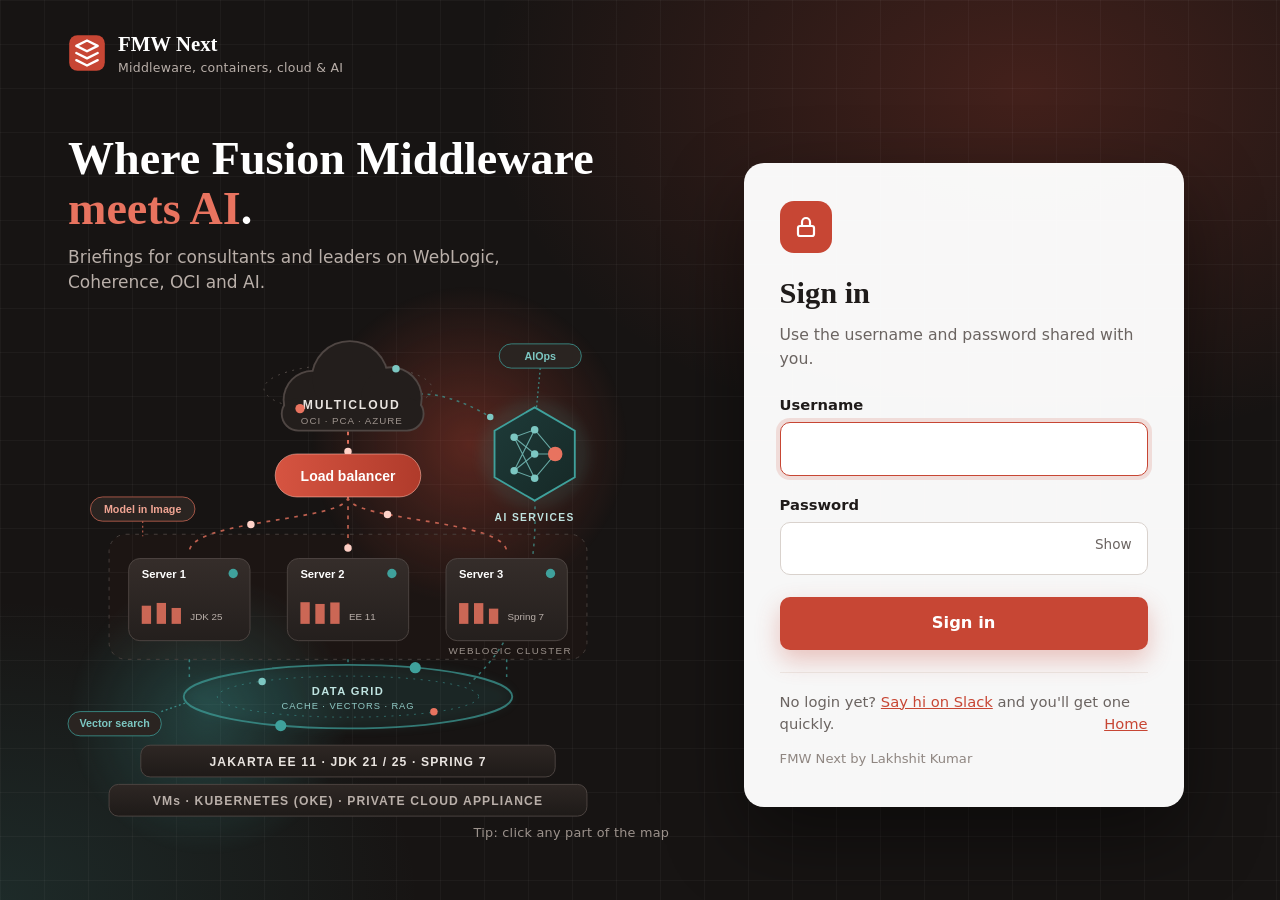
<file: ai-lab/index.html>
<!DOCTYPE html>
<html lang="en">
<head>
<meta charset="utf-8">
<meta name="viewport" content="width=device-width, initial-scale=1">
<title>AI Lab | FMW Next</title>
<meta name="robots" content="noindex, nofollow">
<link rel="icon" href="/assets/favicon.svg" type="image/svg+xml">
<style>
  body{margin:0;min-height:100vh;display:grid;place-items:center;background:#171413;color:#EFEAE6;
       font-family:Calibri,"Segoe UI",system-ui,-apple-system,Arial,sans-serif;font-size:17px}
  .box{text-align:center}
  .spin{width:42px;height:42px;border-radius:50%;border:4px solid #3A3330;border-top-color:#C74634;margin:0 auto 16px;animation:s 1s linear infinite}
  @keyframes s{to{transform:rotate(360deg)}}
</style>
</head>
<body>
<div class="box"><div class="spin"></div><p>Unlocking&hellip;</p></div>
<script src="/assets/fmw-crypto.js"></script>
<script>
  (async function () {
    var back = "/login.html?next=" + encodeURIComponent(location.pathname + location.hash);
    var keys = FMW.load();
    if (!keys) { location.replace(back); return; }
    try {
      var html = FMW.text(await FMW.decryptFile("content.enc", keys.k));
      document.open(); document.write(html); document.close();
    } catch (e) {
      FMW.clear();
      location.replace(back + "&error=1");
    }
  })();
</script>
</body>
</html>
</file>
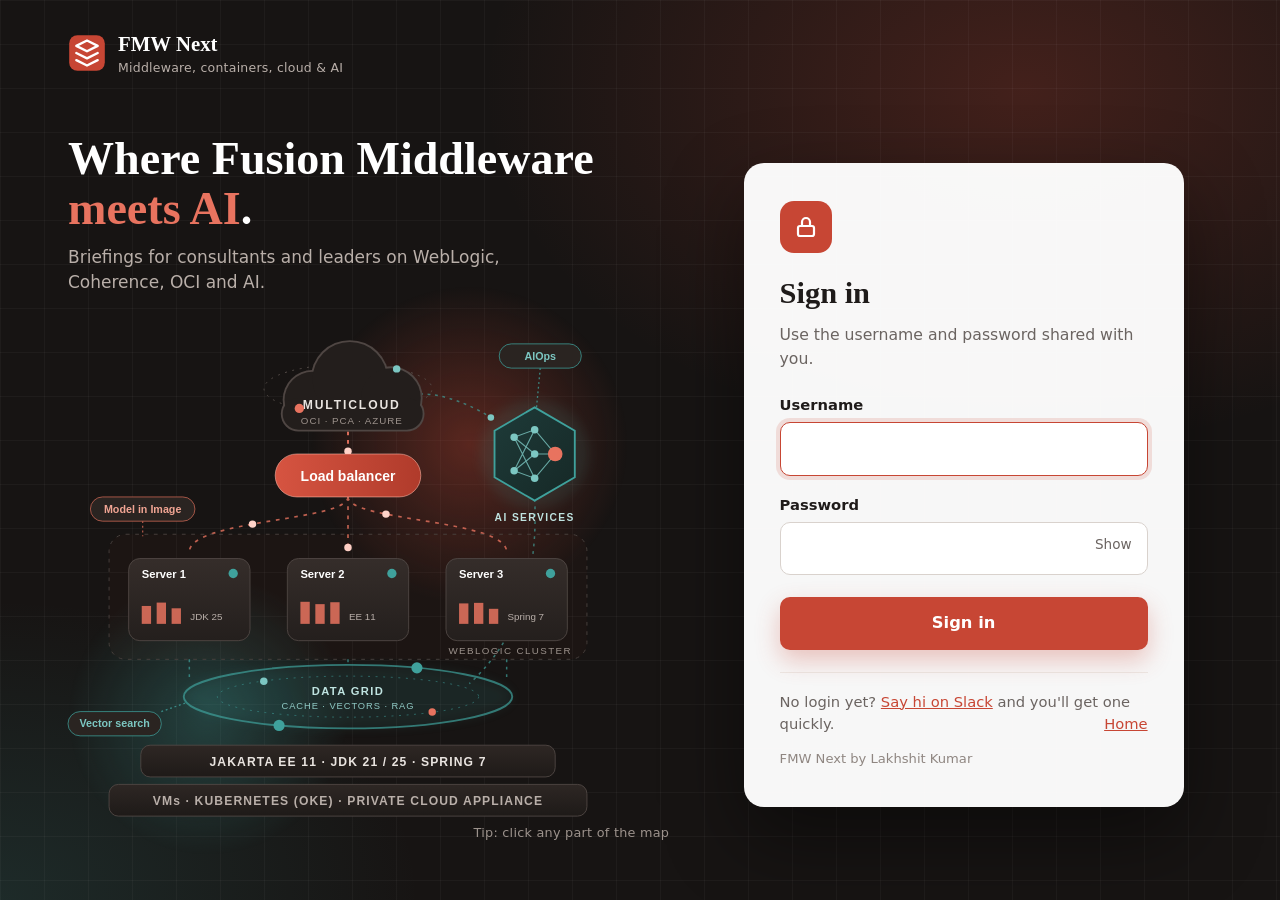
<file: cloud/index.html>
<!DOCTYPE html>
<html lang="en">
<head>
<meta charset="utf-8">
<meta name="viewport" content="width=device-width, initial-scale=1">
<title>Cloud &amp; multicloud | FMW Next</title>
<meta name="robots" content="noindex, nofollow">
<link rel="icon" href="/assets/favicon.svg" type="image/svg+xml">
<style>
  body{margin:0;min-height:100vh;display:grid;place-items:center;background:#171413;color:#EFEAE6;
       font-family:Calibri,"Segoe UI",system-ui,-apple-system,Arial,sans-serif;font-size:17px}
  .box{text-align:center}
  .spin{width:42px;height:42px;border-radius:50%;border:4px solid #3A3330;border-top-color:#C74634;margin:0 auto 16px;animation:s 1s linear infinite}
  @keyframes s{to{transform:rotate(360deg)}}
</style>
</head>
<body>
<div class="box"><div class="spin"></div><p>Unlocking&hellip;</p></div>
<script src="/assets/fmw-crypto.js"></script>
<script>
  (async function () {
    var back = "/login.html?next=" + encodeURIComponent(location.pathname + location.hash);
    var keys = FMW.load();
    if (!keys) { location.replace(back); return; }
    try {
      var html = FMW.text(await FMW.decryptFile("content.enc", keys.k));
      document.open(); document.write(html); document.close();
    } catch (e) {
      FMW.clear();
      location.replace(back + "&error=1");
    }
  })();
</script>
</body>
</html>
</file>
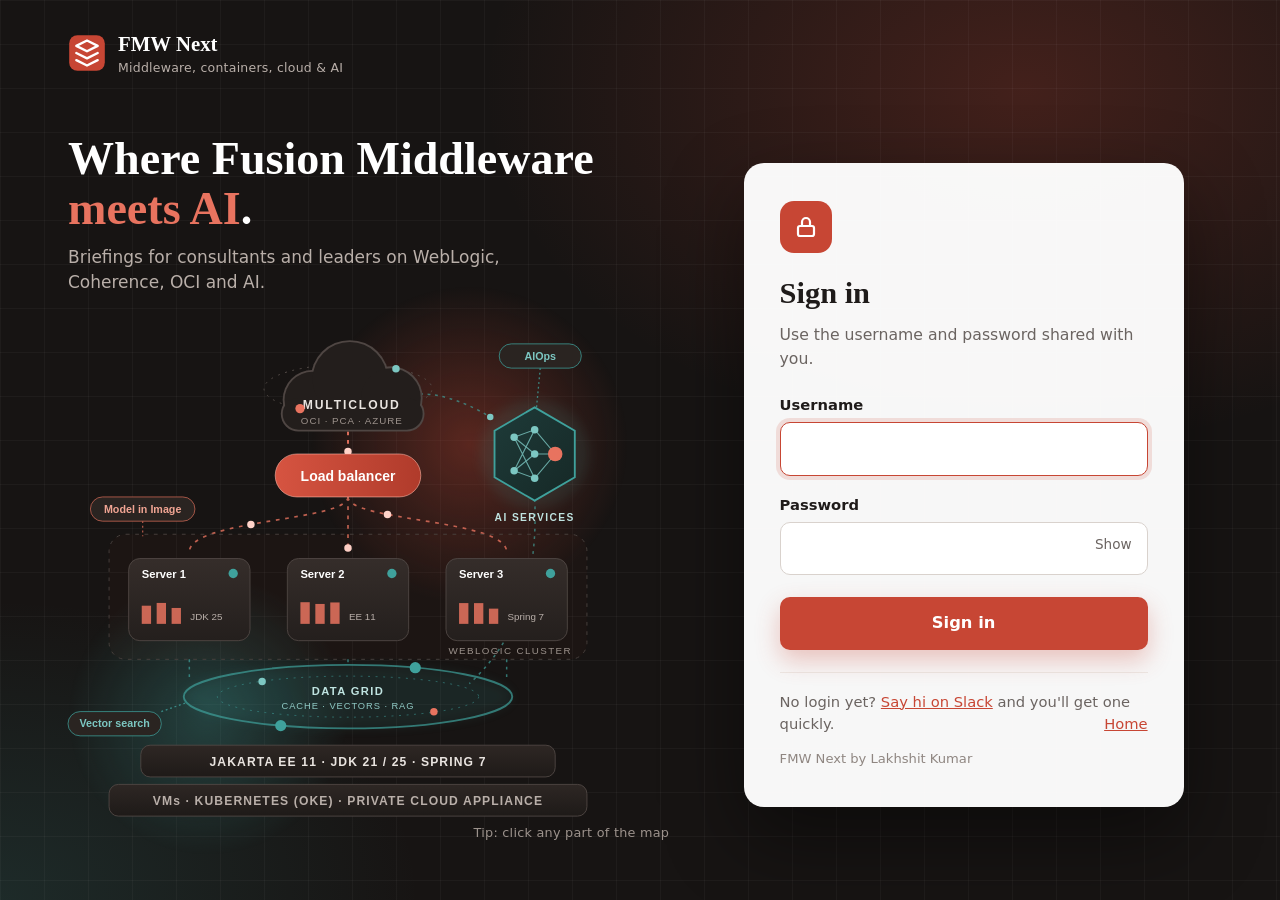
<file: containers/index.html>
<!DOCTYPE html>
<html lang="en">
<head>
<meta charset="utf-8">
<meta name="viewport" content="width=device-width, initial-scale=1">
<title>Containers &amp; OKE | FMW Next</title>
<meta name="robots" content="noindex, nofollow">
<link rel="icon" href="/assets/favicon.svg" type="image/svg+xml">
<style>
  body{margin:0;min-height:100vh;display:grid;place-items:center;background:#171413;color:#EFEAE6;
       font-family:Calibri,"Segoe UI",system-ui,-apple-system,Arial,sans-serif;font-size:17px}
  .box{text-align:center}
  .spin{width:42px;height:42px;border-radius:50%;border:4px solid #3A3330;border-top-color:#C74634;margin:0 auto 16px;animation:s 1s linear infinite}
  @keyframes s{to{transform:rotate(360deg)}}
</style>
</head>
<body>
<div class="box"><div class="spin"></div><p>Unlocking&hellip;</p></div>
<script src="/assets/fmw-crypto.js"></script>
<script>
  (async function () {
    var back = "/login.html?next=" + encodeURIComponent(location.pathname + location.hash);
    var keys = FMW.load();
    if (!keys) { location.replace(back); return; }
    try {
      var html = FMW.text(await FMW.decryptFile("content.enc", keys.k));
      document.open(); document.write(html); document.close();
    } catch (e) {
      FMW.clear();
      location.replace(back + "&error=1");
    }
  })();
</script>
</body>
</html>
</file>
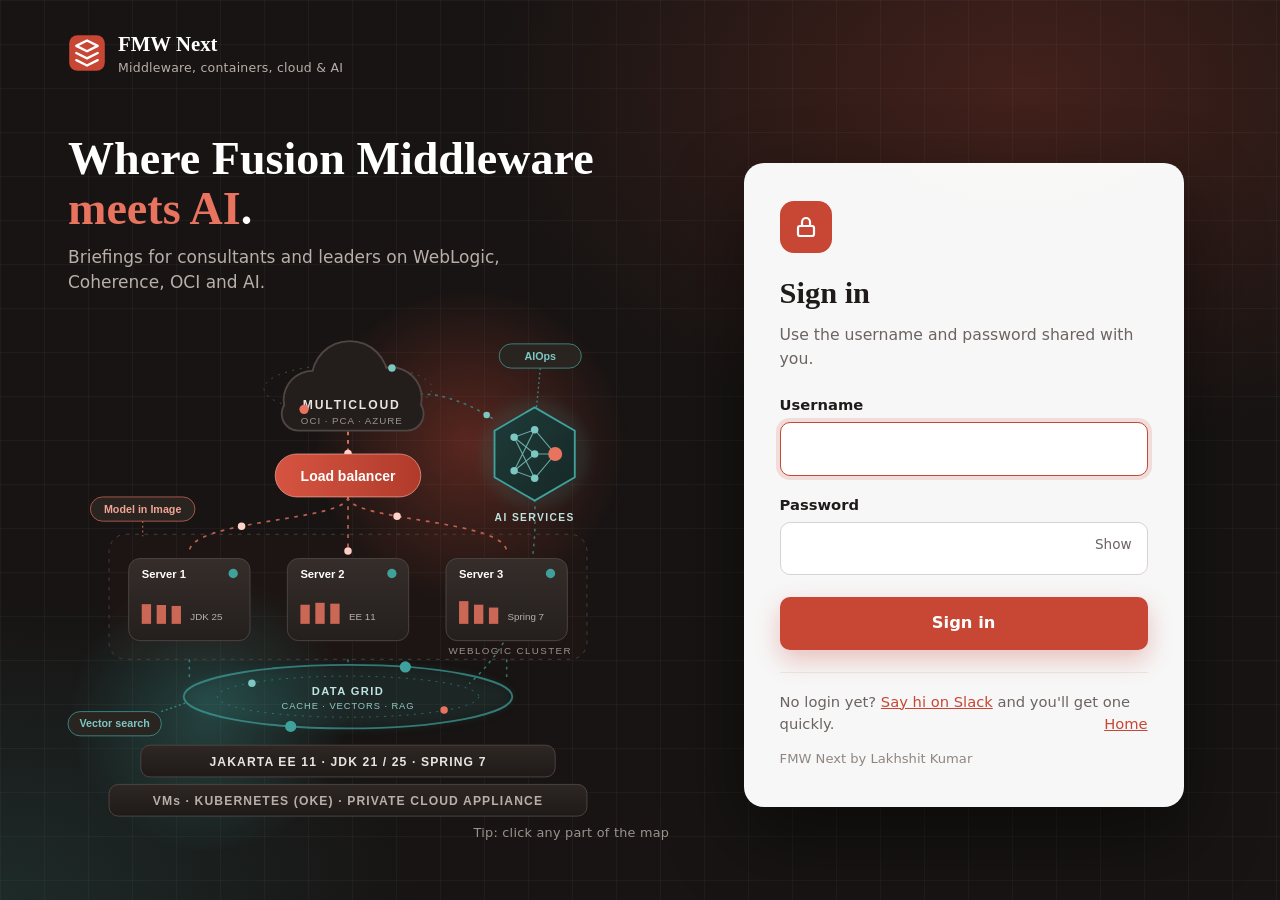
<file: pca/index.html>
<!DOCTYPE html>
<html lang="en">
<head>
<meta charset="utf-8">
<meta name="viewport" content="width=device-width, initial-scale=1">
<title>Private Cloud Appliance | FMW Next</title>
<meta name="robots" content="noindex, nofollow">
<link rel="icon" href="/assets/favicon.svg" type="image/svg+xml">
<style>
  body{margin:0;min-height:100vh;display:grid;place-items:center;background:#171413;color:#EFEAE6;
       font-family:Calibri,"Segoe UI",system-ui,-apple-system,Arial,sans-serif;font-size:17px}
  .box{text-align:center}
  .spin{width:42px;height:42px;border-radius:50%;border:4px solid #3A3330;border-top-color:#C74634;margin:0 auto 16px;animation:s 1s linear infinite}
  @keyframes s{to{transform:rotate(360deg)}}
</style>
</head>
<body>
<div class="box"><div class="spin"></div><p>Unlocking&hellip;</p></div>
<script src="/assets/fmw-crypto.js"></script>
<script>
  (async function () {
    var back = "/login.html?next=" + encodeURIComponent(location.pathname + location.hash);
    var keys = FMW.load();
    if (!keys) { location.replace(back); return; }
    try {
      var html = FMW.text(await FMW.decryptFile("content.enc", keys.k));
      document.open(); document.write(html); document.close();
    } catch (e) {
      FMW.clear();
      location.replace(back + "&error=1");
    }
  })();
</script>
</body>
</html>
</file>
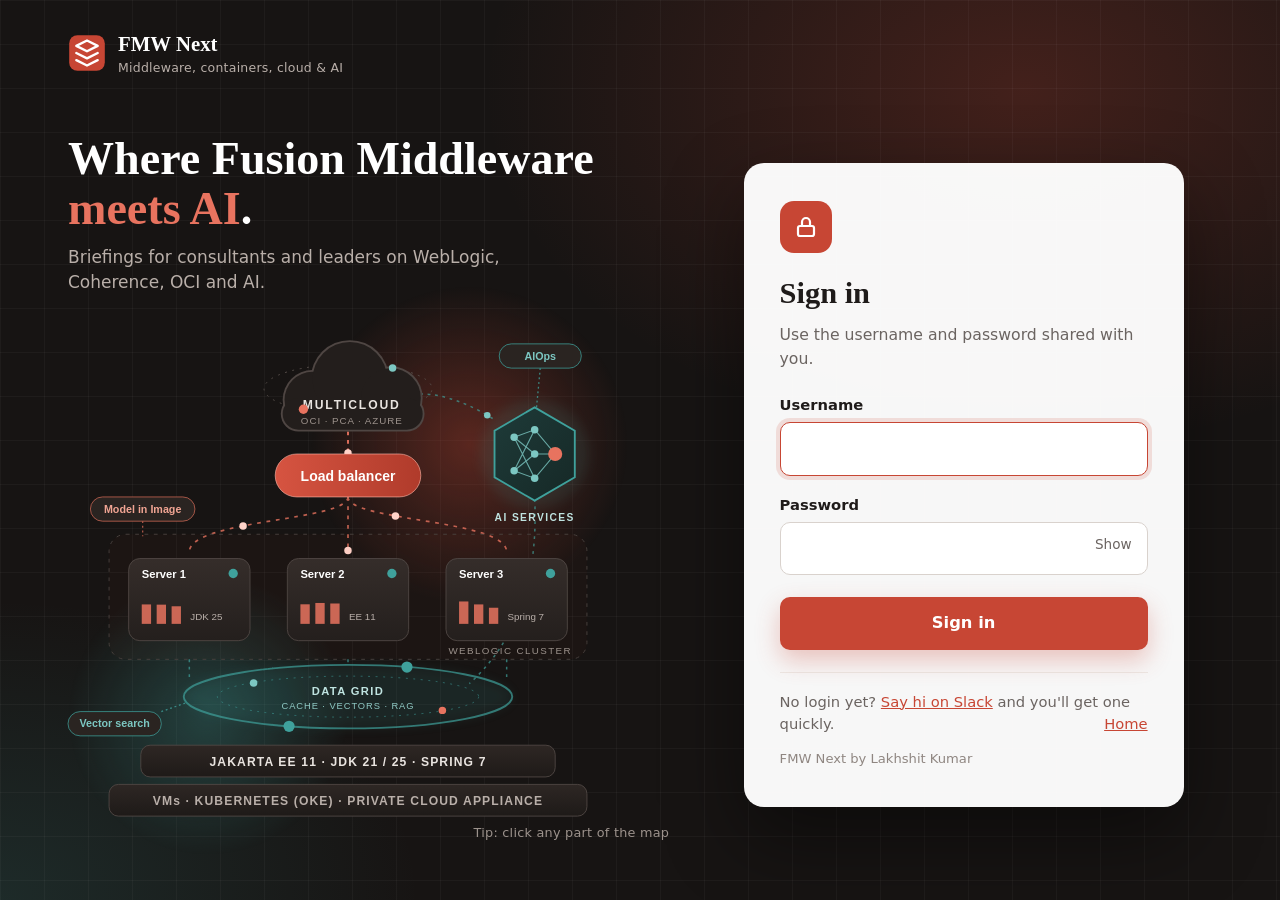
<file: versions/index.html>
<!DOCTYPE html>
<html lang="en">
<head>
<meta charset="utf-8">
<meta name="viewport" content="width=device-width, initial-scale=1">
<title>WebLogic versions | FMW Next</title>
<meta name="robots" content="noindex, nofollow">
<link rel="icon" href="/assets/favicon.svg" type="image/svg+xml">
<style>
  body{margin:0;min-height:100vh;display:grid;place-items:center;background:#171413;color:#EFEAE6;
       font-family:Calibri,"Segoe UI",system-ui,-apple-system,Arial,sans-serif;font-size:17px}
  .box{text-align:center}
  .spin{width:42px;height:42px;border-radius:50%;border:4px solid #3A3330;border-top-color:#C74634;margin:0 auto 16px;animation:s 1s linear infinite}
  @keyframes s{to{transform:rotate(360deg)}}
</style>
</head>
<body>
<div class="box"><div class="spin"></div><p>Unlocking&hellip;</p></div>
<script src="/assets/fmw-crypto.js"></script>
<script>
  (async function () {
    var back = "/login.html?next=" + encodeURIComponent(location.pathname + location.hash);
    var keys = FMW.load();
    if (!keys) { location.replace(back); return; }
    try {
      var html = FMW.text(await FMW.decryptFile("content.enc", keys.k));
      document.open(); document.write(html); document.close();
    } catch (e) {
      FMW.clear();
      location.replace(back + "&error=1");
    }
  })();
</script>
</body>
</html>
</file>
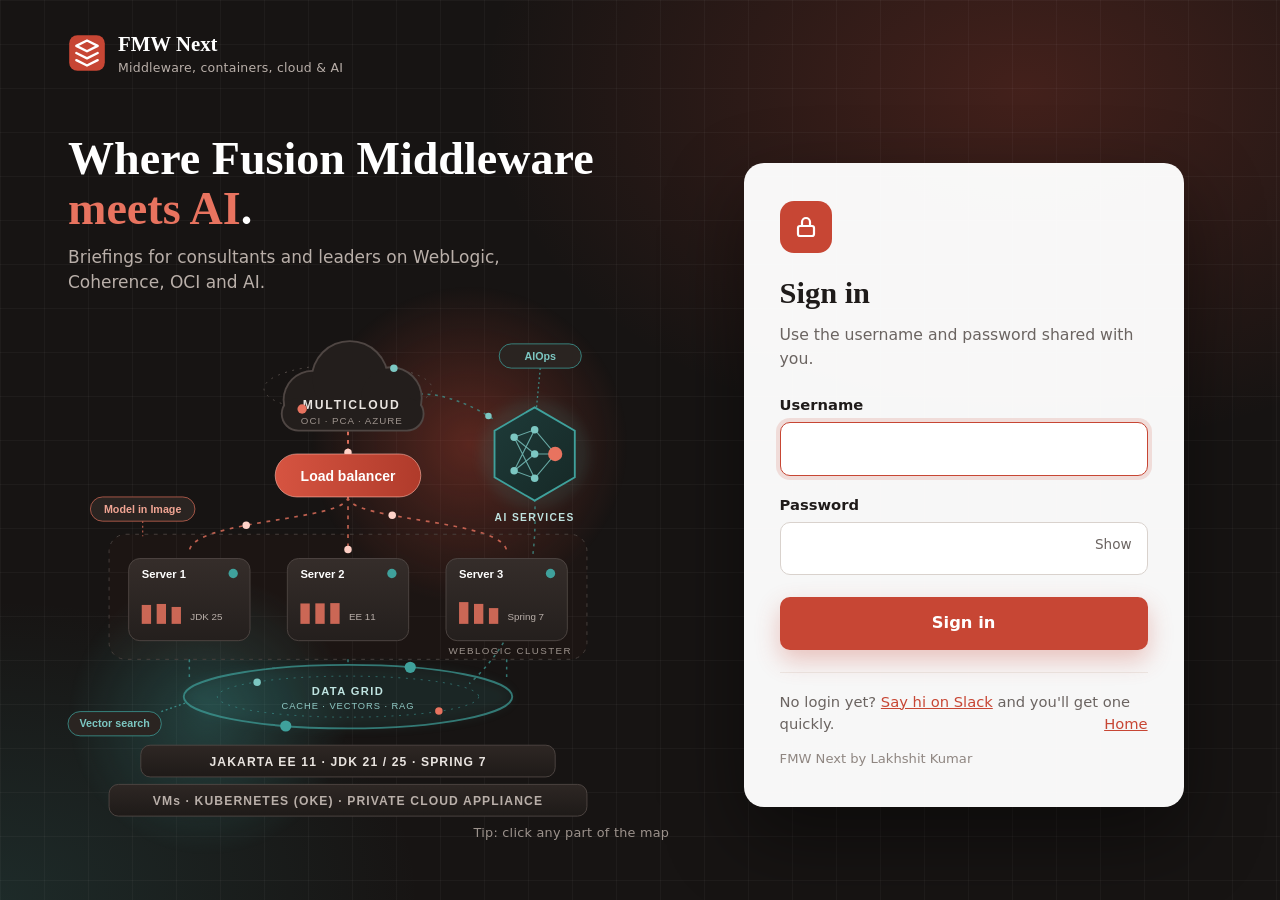
<file: weblogic-26/index.html>
<!DOCTYPE html>
<html lang="en">
<head>
<meta charset="utf-8">
<meta name="viewport" content="width=device-width, initial-scale=1">
<title>WebLogic Server 26 | FMW Next</title>
<meta name="robots" content="noindex, nofollow">
<link rel="icon" href="/assets/favicon.svg" type="image/svg+xml">
<style>
  body{margin:0;min-height:100vh;display:grid;place-items:center;background:#171413;color:#EFEAE6;
       font-family:Calibri,"Segoe UI",system-ui,-apple-system,Arial,sans-serif;font-size:17px}
  .box{text-align:center}
  .spin{width:42px;height:42px;border-radius:50%;border:4px solid #3A3330;border-top-color:#C74634;margin:0 auto 16px;animation:s 1s linear infinite}
  @keyframes s{to{transform:rotate(360deg)}}
  a{color:#E8735F}
</style>
</head>
<body>
<div class="box"><div class="spin"></div><p id="m">Unlocking the briefing&hellip;</p></div>
<script src="/assets/fmw-crypto.js"></script>
<script>
  (async function () {
    var back = "/login.html?next=" + encodeURIComponent(location.pathname + location.hash);
    var keys = FMW.load();
    if (!keys) { location.replace(back); return; }
    try {
      var html = FMW.text(await FMW.decryptFile("content.enc", keys.k));
      document.open(); document.write(html); document.close();
    } catch (e) {
      FMW.clear();
      location.replace(back + "&error=1");
    }
  })();
</script>
</body>
</html>
</file>
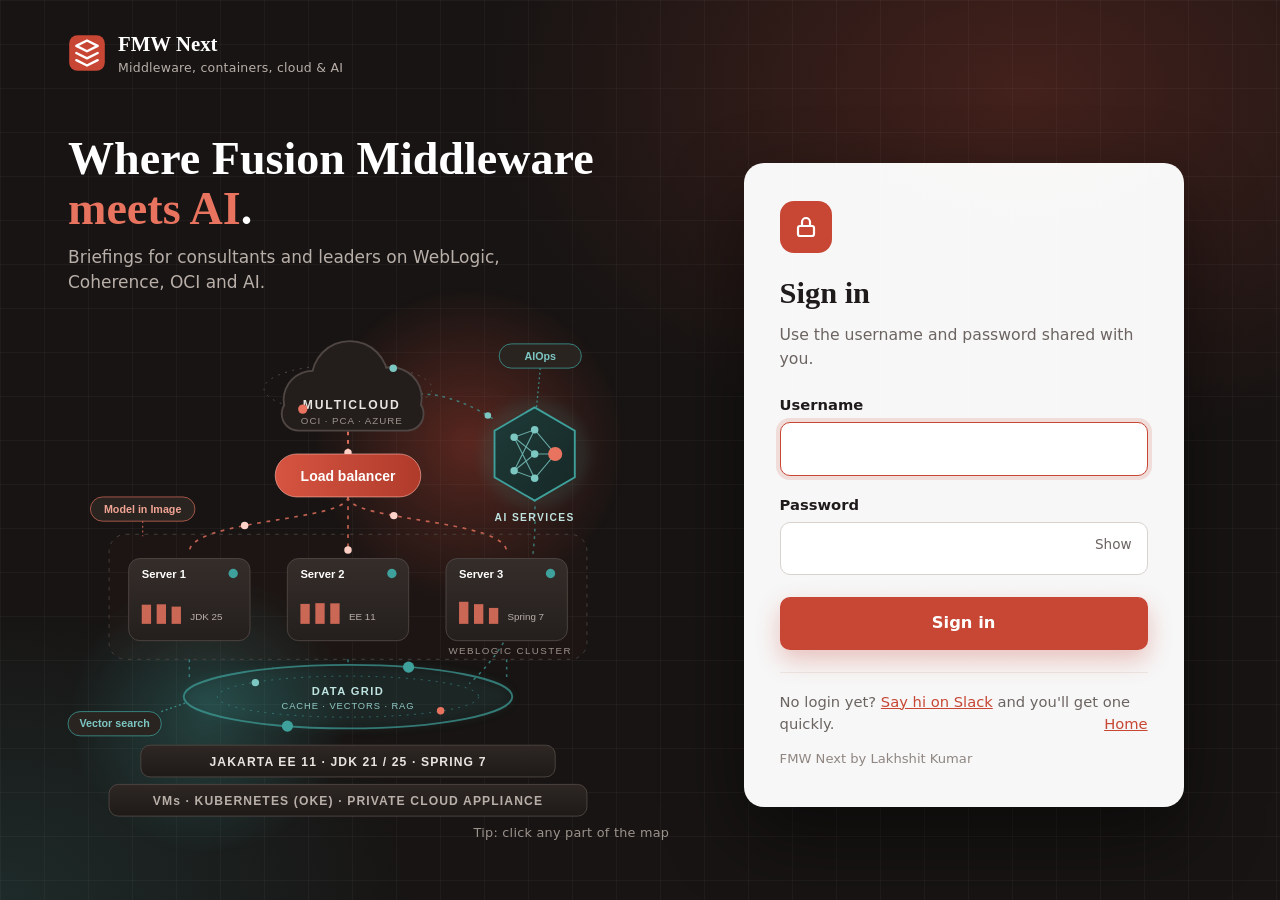
<file: login.html>
<!DOCTYPE html>
<html lang="en">
<head>
<meta charset="utf-8">
<meta name="viewport" content="width=device-width, initial-scale=1">
<title>Sign in | FMW Next</title>
<meta name="robots" content="noindex">
<link rel="icon" href="/assets/favicon.svg" type="image/svg+xml">
<style>
  :root{--ink:#171413;--ink2:#221D1B;--line:#3A3330;--muted:#B9AFA9;--red:#C74634;--red2:#E8735F;--teal:#3FA19C;
    --serif:Cambria,"Iowan Old Style",Georgia,serif;--sans:Calibri,"Segoe UI",system-ui,-apple-system,Arial,sans-serif}
  *{box-sizing:border-box}
  html,body{height:100%}
  body{margin:0;font-family:var(--sans);color:#EFEAE6;font-size:17px;line-height:1.5;
    background:radial-gradient(900px 600px at 80% 10%,rgba(199,70,52,.25),transparent 60%),
               radial-gradient(700px 500px at 0% 100%,rgba(63,161,156,.16),transparent 60%),var(--ink)}
  body::before{content:"";position:fixed;inset:0;pointer-events:none;
    background-image:linear-gradient(rgba(255,255,255,.035) 1px,transparent 1px),linear-gradient(90deg,rgba(255,255,255,.035) 1px,transparent 1px);background-size:44px 44px}
  .page{position:relative;min-height:100%;display:grid;grid-template-columns:1.1fr .9fr;max-width:1200px;margin:0 auto;padding:110px 28px 40px;gap:40px;align-items:center}
  .brand{position:absolute;top:28px;left:28px;display:flex;align-items:center;gap:12px;text-decoration:none;color:#fff}
  .brand b{font-family:var(--serif);font-size:1.3rem}
  .brand small{display:block;font-size:.78rem;letter-spacing:.02em;color:var(--muted);margin-top:0}
  .visual h1{font-family:var(--serif);font-size:clamp(2rem,3.6vw,3rem);line-height:1.1;margin:0 0 10px;color:#fff}
  .visual h1 em{font-style:normal;color:var(--red2)}
  .visual p{color:var(--muted);margin:0 0 18px;max-width:520px}
  .art{width:100%;max-width:560px;height:auto;display:block}
  .flow{stroke-dasharray:6 8;animation:flow 1.6s linear infinite}@keyframes flow{to{stroke-dashoffset:-28}}
  .pulse{animation:pulse 2.4s ease-in-out infinite}.pulse.d2{animation-delay:.8s}.pulse.d3{animation-delay:1.6s}
  @keyframes pulse{0%,100%{opacity:.35}50%{opacity:1}}
  .orbit{transform-origin:280px 392px;animation:spin 18s linear infinite}@keyframes spin{to{transform:rotate(360deg)}}
  @media (prefers-reduced-motion:reduce){.flow,.pulse,.orbit{animation:none}}
  .card{background:rgba(255,255,255,.97);color:#1F1B1A;border-radius:20px;padding:38px 36px;box-shadow:0 30px 80px rgba(0,0,0,.45);max-width:440px;width:100%;justify-self:center}
  .card .lock{width:52px;height:52px;border-radius:14px;background:#C74634;display:grid;place-items:center;margin-bottom:18px}
  .card h2{font-family:var(--serif);font-size:1.9rem;margin:0 0 6px}
  .card .hint{color:#6B6461;margin:0 0 24px;font-size:.98rem}
  label{display:block;font-weight:700;font-size:.92rem;margin:0 0 6px}
  .field{position:relative;margin-bottom:18px}
  input[type=text],input[type=password]{width:100%;padding:13px 14px;border:1.5px solid #D9D2CD;border-radius:10px;font:inherit;background:#fff;color:#1F1B1A;outline:none;transition:.15s}
  input:focus{border-color:#C74634;box-shadow:0 0 0 4px rgba(199,70,52,.15)}
  .show{position:absolute;right:10px;top:34px;background:none;border:0;color:#6B6461;font:inherit;font-size:.85rem;cursor:pointer;padding:6px}
  button.submit{width:100%;padding:14px;border:0;border-radius:10px;background:#C74634;color:#fff;font:inherit;font-weight:700;font-size:1.02rem;cursor:pointer;box-shadow:0 10px 24px rgba(199,70,52,.3);margin-top:4px}
  button.submit:hover{background:#B03B2B}
  button.submit:disabled{opacity:.75;cursor:wait}
  .error{display:none;background:#FBE7E3;color:#8C2F22;border-radius:10px;padding:11px 14px;margin:0 0 18px;font-size:.95rem}
  .error.on{display:block}
  .foot{margin-top:22px;padding-top:18px;border-top:1px solid #ECE7E3;font-size:.92rem;color:#6B6461}
  .foot a{color:#C74634}
  @media (max-width:900px){.page{grid-template-columns:1fr;padding-top:96px}.visual{order:2}.art{max-width:420px;margin:0 auto}.visual h1,.visual p{text-align:center;margin-left:auto;margin-right:auto}}
</style>
<link rel="stylesheet" href="/assets/hero.css">
</head>
<body>
<div class="page">
  <a class="brand" href="/">
    <svg width="38" height="38" viewBox="0 0 64 64" aria-hidden="true"><rect x="2" y="2" width="60" height="60" rx="14" fill="#C74634"/><g fill="none" stroke="#fff" stroke-width="4" stroke-linecap="round" stroke-linejoin="round"><path d="M14 20 L32 11 L50 20 L32 29 Z"/><path d="M14 32 L32 41 L50 32"/><path d="M14 44 L32 53 L50 44"/></g></svg>
    <span><b>FMW Next</b><small>Middleware, containers, cloud &amp; AI</small></span>
  </a>

  <div class="visual">
    <h1>Where Fusion Middleware <em>meets AI</em>.</h1>
    <p>Briefings for consultants and leaders on WebLogic, Coherence, OCI and AI.</p>
<svg class="art" id="heroArt" viewBox="0 0 600 560" style="overflow:visible" role="img" aria-label="Interactive map: multicloud, a load balancer and WebLogic cluster, an AI services node, a Coherence data grid, and the runtime layers. Each part links to its briefing.">
  <defs>
    <radialGradient id="gR" cx="50%" cy="50%" r="50%"><stop offset="0" stop-color="#C74634" stop-opacity=".38"/><stop offset="1" stop-color="#C74634" stop-opacity="0"/></radialGradient>
    <radialGradient id="gT" cx="50%" cy="50%" r="50%"><stop offset="0" stop-color="#3FA19C" stop-opacity=".30"/><stop offset="1" stop-color="#3FA19C" stop-opacity="0"/></radialGradient>
    <linearGradient id="srv" x1="0" x2="0" y1="0" y2="1"><stop offset="0" stop-color="#352D2A"/><stop offset="1" stop-color="#241F1D"/></linearGradient>
    <linearGradient id="plate" x1="0" x2="0" y1="0" y2="1"><stop offset="0" stop-color="#2E2724"/><stop offset="1" stop-color="#1E1A18"/></linearGradient>
    <linearGradient id="lb" x1="0" x2="1"><stop offset="0" stop-color="#D65441"/><stop offset="1" stop-color="#B03B2B"/></linearGradient>
    <linearGradient id="ai" x1="0" x2="1" y1="0" y2="1"><stop offset="0" stop-color="#1E3B39"/><stop offset="1" stop-color="#162826"/></linearGradient>
    <filter id="blur6" x="-50%" y="-50%" width="200%" height="200%"><feGaussianBlur stdDeviation="6"/></filter>
    <filter id="shadow" x="-20%" y="-20%" width="140%" height="160%"><feDropShadow dx="0" dy="8" stdDeviation="8" flood-color="#000" flood-opacity=".5"/></filter>
    <path id="pCloud" d="M300 126 V150"/>
    <path id="pS1" d="M300 196 C300 222 130 220 130 255"/>
    <path id="pS2" d="M300 196 V255"/>
    <path id="pS3" d="M300 196 C300 222 470 220 470 255"/>
    <path id="pAI" d="M500 198 C505 300 470 360 430 396"/>
    <path id="pAIc" d="M455 112 C420 90 390 84 372 86"/>
    <path id="orbitP" d="M210 80 a90 26 0 1 0 180 0 a90 26 0 1 0 -180 0"/>
  </defs>

  <circle cx="430" cy="140" r="170" fill="url(#gR)"/>
  <circle cx="150" cy="430" r="150" fill="url(#gT)"/>

  <!-- connectors (behind everything) -->
  <use href="#orbitP" fill="none" stroke="#5A514D" stroke-dasharray="2 6"/>
  <use href="#pAIc" fill="none" stroke="#3FA19C" stroke-width="1.6" stroke-dasharray="3 5" opacity=".7"/>
  <use href="#pAI" fill="none" stroke="#3FA19C" stroke-width="1.6" stroke-dasharray="3 5" opacity=".7"/>
  <use href="#pCloud" stroke="#E8735F" stroke-width="2" stroke-dasharray="4 5"/>
  <g fill="none" stroke="#E8735F" stroke-width="1.8" stroke-dasharray="4 6" opacity=".8"><use href="#pS1"/><use href="#pS2"/><use href="#pS3"/></g>
  <path d="M130 370 V392 M300 370 V376 M470 370 V392" stroke="#3FA19C" stroke-width="1.6" stroke-dasharray="3 5" opacity=".7"/>
  <!-- chip tethers -->
  <path d="M80 222 L80 238" stroke="#E8735F" stroke-width="1.4" stroke-dasharray="2 3" opacity=".7"/>
  <path d="M100 426 L128 416" stroke="#3FA19C" stroke-width="1.4" stroke-dasharray="2 3" opacity=".8"/>
  <path d="M506 58 L502 100" stroke="#3FA19C" stroke-width="1.4" stroke-dasharray="2 3" opacity=".8"/>

  <!-- MULTICLOUD -->
  <a class="hot" href="/cloud/" data-tip="Cloud &amp; multicloud: landing zones on OCI, OKE, PCA and Azure">
    <title>Cloud &amp; multicloud</title>
    <g fill="#4F4643"><circle cx="262" cy="92" r="32"/><circle cx="302" cy="70" r="42"/><circle cx="346" cy="90" r="34"/><rect x="228" y="88" width="154" height="38" rx="19"/></g>
    <g fill="#231E1C" class="fillable"><circle cx="262" cy="92" r="30"/><circle cx="302" cy="70" r="40"/><circle cx="346" cy="90" r="32"/><rect x="230" y="90" width="150" height="34" rx="17"/></g>
    <text x="304" y="102" text-anchor="middle" font-family="Calibri, Segoe UI, Arial" font-size="13" font-weight="700" fill="#E9E4E0" letter-spacing="2">MULTICLOUD</text>
    <text x="304" y="118" text-anchor="middle" font-family="Calibri, Segoe UI, Arial" font-size="10.5" fill="#9C928C" letter-spacing="1">OCI · PCA · AZURE</text>
  </a>
  <circle r="5" fill="#E8735F"><animateMotion dur="9s" repeatCount="indefinite"><mpath href="#orbitP"/></animateMotion></circle>
  <circle r="4" fill="#7CC7C2"><animateMotion dur="9s" begin="-4.5s" repeatCount="indefinite"><mpath href="#orbitP"/></animateMotion></circle>

  <!-- AI SERVICES -->
  <a class="hot" href="/ai-lab/" data-tip="AI Lab: live anomaly detection, log analyzer and migration scorer">
    <title>AI Lab</title>
    <g id="aiNode">
      <circle class="aiglow" cx="500" cy="150" r="58" fill="#3FA19C" opacity=".12" filter="url(#blur6)"/>
      <polygon points="500,100 543,125 543,175 500,200 457,175 457,125" fill="url(#ai)" stroke="#3FA19C" stroke-width="2"/>
      <g stroke="#7CC7C2" stroke-width="1.2" opacity=".8"><path d="M478 132 L500 124 M478 132 L500 150 M478 132 L500 176 M478 168 L500 124 M478 168 L500 150 M478 168 L500 176 M500 124 L522 150 M500 150 L522 150 M500 176 L522 150"/></g>
      <g fill="#7CC7C2"><circle cx="478" cy="132" r="4"/><circle cx="478" cy="168" r="4"/><circle class="pulse" cx="500" cy="124" r="4"/><circle class="pulse d2" cx="500" cy="150" r="4"/><circle class="pulse d3" cx="500" cy="176" r="4"/></g>
      <circle cx="522" cy="150" r="6" fill="#E8735F"><animate attributeName="r" values="5;8;5" dur="2s" repeatCount="indefinite"/></circle>
      <text x="500" y="222" text-anchor="middle" font-family="Calibri, Segoe UI, Arial" font-size="11" font-weight="700" fill="#BFE3E0" letter-spacing="1.5">AI SERVICES</text>
    </g>
  </a>
  <circle r="4" fill="#7CC7C2"><animateMotion dur="2.6s" repeatCount="indefinite"><mpath href="#pAI"/></animateMotion></circle>
  <circle r="3.5" fill="#7CC7C2"><animateMotion dur="2s" begin="-1s" repeatCount="indefinite"><mpath href="#pAIc"/></animateMotion></circle>
  <circle r="4" fill="#FFD3C9"><animateMotion dur="1.2s" repeatCount="indefinite"><mpath href="#pCloud"/></animateMotion></circle>

  <!-- LOAD BALANCER -->
  <a class="hot" href="/weblogic-26/#oci" data-tip="WebLogic 26 on OCI: Marketplace stacks with a load balancer">
    <title>WebLogic 26 on OCI</title>
    <rect x="222" y="150" width="156" height="46" rx="23" fill="url(#lb)"/>
    <rect x="222" y="150" width="156" height="46" rx="23" fill="none" stroke="#FFB4A6" stroke-opacity=".5"><animate attributeName="stroke-opacity" values=".1;.7;.1" dur="2.4s" repeatCount="indefinite"/></rect>
    <text x="300" y="179" text-anchor="middle" font-family="Calibri, Segoe UI, Arial" font-size="15" font-weight="700" fill="#fff">Load balancer</text>
  </a>
  <g fill="#FFD3C9">
    <circle r="4"><animateMotion dur="1.8s" repeatCount="indefinite"><mpath href="#pS1"/></animateMotion></circle>
    <circle r="4"><animateMotion dur="1.8s" begin="-.6s" repeatCount="indefinite"><mpath href="#pS2"/></animateMotion></circle>
    <circle r="4"><animateMotion dur="1.8s" begin="-1.2s" repeatCount="indefinite"><mpath href="#pS3"/></animateMotion></circle>
  </g>

  <!-- WEBLOGIC CLUSTER -->
  <a class="hot" href="/weblogic-26/" data-tip="WebLogic Server 26: Jakarta EE 11, JDK 21/25, upgrade path finder">
    <title>WebLogic Server 26</title>
    <rect x="44" y="236" width="512" height="134" rx="18" fill="#C74634" fill-opacity=".03" stroke="#4A423F" stroke-dasharray="4 6"/>
    <text x="540" y="364" text-anchor="end" font-family="Calibri, Segoe UI, Arial" font-size="10.5" fill="#9C928C" letter-spacing="1.5">WEBLOGIC CLUSTER</text>
    <g font-family="Calibri, Segoe UI, Arial">
      <g transform="translate(65 262)">
        <rect width="130" height="88" rx="12" fill="url(#srv)" stroke="#4F4643"/>
        <circle class="pulse" cx="112" cy="16" r="5" fill="#3FA19C"/>
        <text x="14" y="21" font-size="12" font-weight="700" fill="#fff">Server 1</text>
        <g fill="#E8735F" opacity=".85">
          <rect x="14" y="40" width="10" height="30"><animate attributeName="height" values="30;14;26;30" dur="2.2s" repeatCount="indefinite"/><animate attributeName="y" values="40;56;44;40" dur="2.2s" repeatCount="indefinite"/></rect>
          <rect x="30" y="50" width="10" height="20"><animate attributeName="height" values="20;32;18;20" dur="1.9s" repeatCount="indefinite"/><animate attributeName="y" values="50;38;52;50" dur="1.9s" repeatCount="indefinite"/></rect>
          <rect x="46" y="44" width="10" height="26"><animate attributeName="height" values="26;12;30;26" dur="2.5s" repeatCount="indefinite"/><animate attributeName="y" values="44;58;40;44" dur="2.5s" repeatCount="indefinite"/></rect>
        </g>
        <text x="66" y="66" font-size="10.5" fill="#B9AFA9">JDK 25</text>
      </g>
      <g transform="translate(235 262)" id="srv2">
        <rect class="box" width="130" height="88" rx="12" fill="url(#srv)" stroke="#4F4643"/>
        <circle class="led2 pulse d2" cx="112" cy="16" r="5" fill="#3FA19C"/>
        <text x="14" y="21" font-size="12" font-weight="700" fill="#fff">Server 2</text>
        <g class="bars" fill="#E8735F" opacity=".85">
          <rect x="14" y="48" width="10" height="22"><animate attributeName="height" values="22;34;16;22" dur="2s" repeatCount="indefinite"/><animate attributeName="y" values="48;36;54;48" dur="2s" repeatCount="indefinite"/></rect>
          <rect x="30" y="40" width="10" height="30"><animate attributeName="height" values="30;18;28;30" dur="2.4s" repeatCount="indefinite"/><animate attributeName="y" values="40;52;42;40" dur="2.4s" repeatCount="indefinite"/></rect>
          <rect x="46" y="54" width="10" height="16"><animate attributeName="height" values="16;30;22;16" dur="1.7s" repeatCount="indefinite"/><animate attributeName="y" values="54;40;48;54" dur="1.7s" repeatCount="indefinite"/></rect>
        </g>
        <text class="lbl2" x="66" y="66" font-size="10.5" fill="#B9AFA9">EE 11</text>
      </g>
      <g transform="translate(405 262)">
        <rect width="130" height="88" rx="12" fill="url(#srv)" stroke="#4F4643"/>
        <circle class="pulse d3" cx="112" cy="16" r="5" fill="#3FA19C"/>
        <text x="14" y="21" font-size="12" font-weight="700" fill="#fff">Server 3</text>
        <g fill="#E8735F" opacity=".85">
          <rect x="14" y="44" width="10" height="26"><animate attributeName="height" values="26;16;32;26" dur="2.3s" repeatCount="indefinite"/><animate attributeName="y" values="44;54;38;44" dur="2.3s" repeatCount="indefinite"/></rect>
          <rect x="30" y="52" width="10" height="18"><animate attributeName="height" values="18;30;20;18" dur="1.8s" repeatCount="indefinite"/><animate attributeName="y" values="52;40;50;52" dur="1.8s" repeatCount="indefinite"/></rect>
          <rect x="46" y="42" width="10" height="28"><animate attributeName="height" values="28;14;24;28" dur="2.6s" repeatCount="indefinite"/><animate attributeName="y" values="42;56;46;42" dur="2.6s" repeatCount="indefinite"/></rect>
        </g>
        <text x="66" y="66" font-size="10.5" fill="#B9AFA9">Spring 7</text>
      </g>
    </g>
  </a>

  <!-- DATA GRID -->
  <a class="hot" href="/weblogic-26/#coherence" data-tip="Coherence 26: data grid, vector search and RAG">
    <title>Coherence 26</title>
    <ellipse cx="300" cy="410" rx="176" ry="34" fill="#3FA19C" opacity=".10" filter="url(#blur6)"/>
    <ellipse cx="300" cy="410" rx="176" ry="34" fill="#3FA19C" fill-opacity=".04" stroke="#3FA19C" stroke-width="2" stroke-opacity=".7"/>
    <ellipse cx="300" cy="410" rx="140" ry="22" fill="none" stroke="#3FA19C" stroke-width="1" stroke-dasharray="2 6" opacity=".6"/>
    <text x="300" y="408" text-anchor="middle" font-family="Calibri, Segoe UI, Arial" font-size="12" font-weight="700" fill="#BFE3E0" letter-spacing="1.5">DATA GRID</text>
    <text x="300" y="423" text-anchor="middle" font-family="Calibri, Segoe UI, Arial" font-size="10" fill="#8FC9C4" letter-spacing="1">CACHE · VECTORS · RAG</text>
  </a>
  <g pointer-events="none">
    <circle r="6" fill="#3FA19C"><animateMotion dur="7s" repeatCount="indefinite" path="M124 410 a176 34 0 1 0 352 0 a176 34 0 1 0 -352 0"/></circle>
    <circle r="6" fill="#3FA19C"><animateMotion dur="7s" begin="-3.5s" repeatCount="indefinite" path="M124 410 a176 34 0 1 0 352 0 a176 34 0 1 0 -352 0"/></circle>
    <circle r="4" fill="#7CC7C2"><animateMotion dur="5s" begin="-1s" repeatCount="indefinite" path="M436 410 a136 22 0 1 0 -272 0 a136 22 0 1 0 272 0"/></circle>
    <circle r="4" fill="#E8735F"><animateMotion dur="5s" begin="-3.5s" repeatCount="indefinite" path="M436 410 a136 22 0 1 0 -272 0 a136 22 0 1 0 272 0"/></circle>
  </g>

  <!-- RUNTIME PLATES -->
  <g font-family="Calibri, Segoe UI, Arial" font-size="13" font-weight="700" letter-spacing="1.2" text-anchor="middle">
    <a class="hot" href="/weblogic-26/#platform" data-tip="Platform &amp; APIs: Jakarta EE 11, JDK 21/25, Spring 7, Jakarta Data">
      <title>Platform &amp; APIs</title>
      <rect x="78" y="462" width="444" height="34" rx="10" fill="url(#plate)" stroke="#4F4643"/>
      <text x="300" y="484" fill="#E9E4E0">JAKARTA EE 11 · JDK 21 / 25 · SPRING 7</text>
    </a>
    <a class="hot" href="/containers/" data-tip="Containers &amp; OKE, plus Private Cloud Appliance: where WebLogic runs">
      <title>Containers &amp; OKE</title>
      <rect x="44" y="504" width="512" height="34" rx="10" fill="url(#plate)" stroke="#4F4643"/>
      <text x="300" y="526" fill="#B9AFA9">VMs · KUBERNETES (OKE) · PRIVATE CLOUD APPLIANCE</text>
    </a>
  </g>

  <!-- ATTACHED CHIPS -->
  <g font-family="Calibri, Segoe UI, Arial" font-size="11.5" font-weight="700" text-anchor="middle">
    <a class="hot chip" href="/containers/#models" data-tip="Model in Image: how the WebLogic Kubernetes Operator builds domains">
      <title>Model in Image</title>
      <rect x="24" y="196" width="112" height="26" rx="13" fill="#2A2421" stroke="#E8735F" stroke-opacity=".7"/><text x="80" y="213" fill="#F0A493">Model in Image</text>
    </a>
    <a class="hot chip" href="/ai-lab/#try" data-tip="AIOps: try the live anomaly-detection demo">
      <title>AIOps demo</title>
      <rect x="462" y="32" width="88" height="26" rx="13" fill="#2A2421" stroke="#3FA19C" stroke-opacity=".8"/><text x="506" y="49" fill="#7CC7C2">AIOps</text>
    </a>
    <a class="hot chip" href="/weblogic-26/#ai-angle" data-tip="Vector search: Coherence and AI Vector Search for RAG">
      <title>Vector search</title>
      <rect x="0" y="426" width="100" height="26" rx="13" fill="#2A2421" stroke="#3FA19C" stroke-opacity=".8"/><text x="50" y="443" fill="#7CC7C2">Vector search</text>
    </a>
  </g>

  <!-- AI INCIDENT STORY (driven by /assets/hero.js) -->
  <path id="beam" d="M470 190 C440 220 380 230 330 262" fill="none" stroke="#F2B84B" stroke-width="2.6" stroke-linecap="round"/>
  <g id="bubble" filter="url(#shadow)">
    <rect x="160" y="200" width="280" height="48" rx="12" fill="#2B2420" stroke="#F2B84B"/>
    <circle cx="182" cy="224" r="8" fill="#F2B84B"/>
    <text id="bIcon" x="182" y="228" text-anchor="middle" font-family="Calibri, Segoe UI, Arial" font-size="12" font-weight="700" fill="#1F1B1A">!</text>
    <text id="bT1" x="198" y="220" font-family="Calibri, Segoe UI, Arial" font-size="12.5" font-weight="700" fill="#fff">Heap leak detected on Server 2</text>
    <text id="bT2" x="198" y="237" font-family="Calibri, Segoe UI, Arial" font-size="11" fill="#D9D2CD">AIOps: rolling restart suggested</text>
  </g>
</svg>
  </div>

  <form class="card" id="f" autocomplete="on">
    <div class="lock"><svg width="24" height="24" viewBox="0 0 24 24" fill="none" stroke="#fff" stroke-width="2.2" stroke-linecap="round" stroke-linejoin="round"><rect x="4" y="11" width="16" height="10" rx="2"/><path d="M8 11V7a4 4 0 0 1 8 0v4"/></svg></div>
    <h2>Sign in</h2>
    <p class="hint">Use the username and password shared with you.</p>
    <div class="error" id="err" role="alert">That username or password is not right. Please try again.</div>
    <div class="error" id="ok" role="status" style="background:#E3F1EF;color:#1F5F5C">You have been signed out.</div>
    <div class="field">
      <label for="u">Username</label>
      <input type="text" id="u" name="username" autocomplete="username" autocapitalize="none" spellcheck="false" required autofocus>
    </div>
    <div class="field">
      <label for="p">Password</label>
      <input type="password" id="p" name="password" autocomplete="current-password" required>
      <button type="button" class="show" id="show" aria-label="Show password">Show</button>
    </div>
    <input type="hidden" name="next" id="next" value="/weblogic-26/">
    <button class="submit" id="go" type="submit">Sign in</button>
    <div class="foot">No login yet? <a href="#" data-slack>Say hi on Slack</a> and you'll get one quickly. <a href="/" style="float:right">Home</a></div>
    <p style="margin:14px 0 0;font-size:.82rem;color:#8F8681">FMW Next by Lakhshit Kumar</p>
  </form>
</div>
<script src="/assets/fmw-crypto.js"></script>
<script src="/assets/site-config.js"></script>
<script>
  (function () {
    var q = new URLSearchParams(location.search);
    var next = q.get("next");
    if (!next || next.charAt(0) !== "/" || next.charAt(1) === "/") next = "/weblogic-26/";
    document.getElementById("next").value = next;
    if (q.get("logout")) { FMW.clear(); document.getElementById("ok").classList.add("on"); }
    else if (q.get("error")) document.getElementById("err").classList.add("on");
    else if (FMW.load()) { location.replace(next); return; }

    var p = document.getElementById("p"), b = document.getElementById("show");
    b.addEventListener("click", function () {
      var hidden = p.type === "password";
      p.type = hidden ? "text" : "password";
      b.textContent = hidden ? "Hide" : "Show";
    });

    var form = document.getElementById("f"), go = document.getElementById("go"), err = document.getElementById("err");
    form.addEventListener("submit", async function (e) {
      e.preventDefault();
      err.classList.remove("on"); document.getElementById("ok").classList.remove("on");
      go.disabled = true; go.textContent = "Signing in\u2026";
      var res = null;
      try { res = await FMW.login(document.getElementById("u").value, p.value); } catch (x) { res = null; }
      if (res) { location.replace(next); return; }
      go.disabled = false; go.textContent = "Sign in";
      err.classList.add("on"); p.value = ""; p.focus();
    });
  })();
</script>
<script src="/assets/hero.js"></script>
</body>
</html>
</file>
<file: assets/hero.css>
/* Interactive hero map */
.herowrap{position:relative}
#heroArt a.hot{cursor:pointer;outline:none}
#heroArt a.hot > *{transition:filter .18s, opacity .18s}
#heroArt a.hot:hover > *, #heroArt a.hot:focus-visible > *{filter:brightness(1.25) drop-shadow(0 0 6px rgba(232,115,95,.55))}
#heroArt a.chip:hover rect{stroke-opacity:1}
.htip{position:absolute;z-index:5;pointer-events:none;max-width:260px;background:#FFFFFF;color:#1F1B1A;font:600 13px/1.35 Calibri,"Segoe UI",system-ui,Arial,sans-serif;padding:9px 12px;border-radius:10px;box-shadow:0 14px 34px rgba(0,0,0,.45);opacity:0;transform:translateY(4px);transition:opacity .15s,transform .15s}
.htip.on{opacity:1;transform:none}
.htip small{display:block;font-weight:400;color:#8C3A2E;margin-top:2px}
.hhint{position:absolute;right:6px;bottom:-6px;font-size:.8rem;color:#9C928C;letter-spacing:.02em}
/* incident story */
#beam{stroke-dasharray:260;stroke-dashoffset:260;opacity:0}
#heroArt.s-alert #beam{opacity:1;stroke-dashoffset:0;transition:stroke-dashoffset 1s ease, opacity .2s}
#heroArt.s-fixed #beam{opacity:0;transition:opacity .6s}
#bubble{opacity:0;transform:translateY(6px);transition:opacity .35s, transform .35s;pointer-events:none}
#heroArt.s-alert #bubble, #heroArt.s-fixed #bubble{opacity:1;transform:none}
#heroArt.s-warn #srv2 .bars, #heroArt.s-alert #srv2 .bars{fill:#F2B84B}
#heroArt.s-warn #srv2 .led2, #heroArt.s-alert #srv2 .led2{fill:#F2B84B}
#heroArt.s-warn #srv2 .box, #heroArt.s-alert #srv2 .box{stroke:#F2B84B;stroke-width:2}
#heroArt.s-fixed #srv2 .box{stroke:#3FA19C;stroke-width:2}
#heroArt.s-alert #aiNode polygon{stroke:#F2B84B;stroke-width:3}
#heroArt.s-alert #aiNode .aiglow{fill:#F2B84B;opacity:.35}
#heroArt.s-fixed #bubble rect{stroke:#3FA19C}
#heroArt.s-fixed #bubble circle{fill:#3FA19C}
</file>
